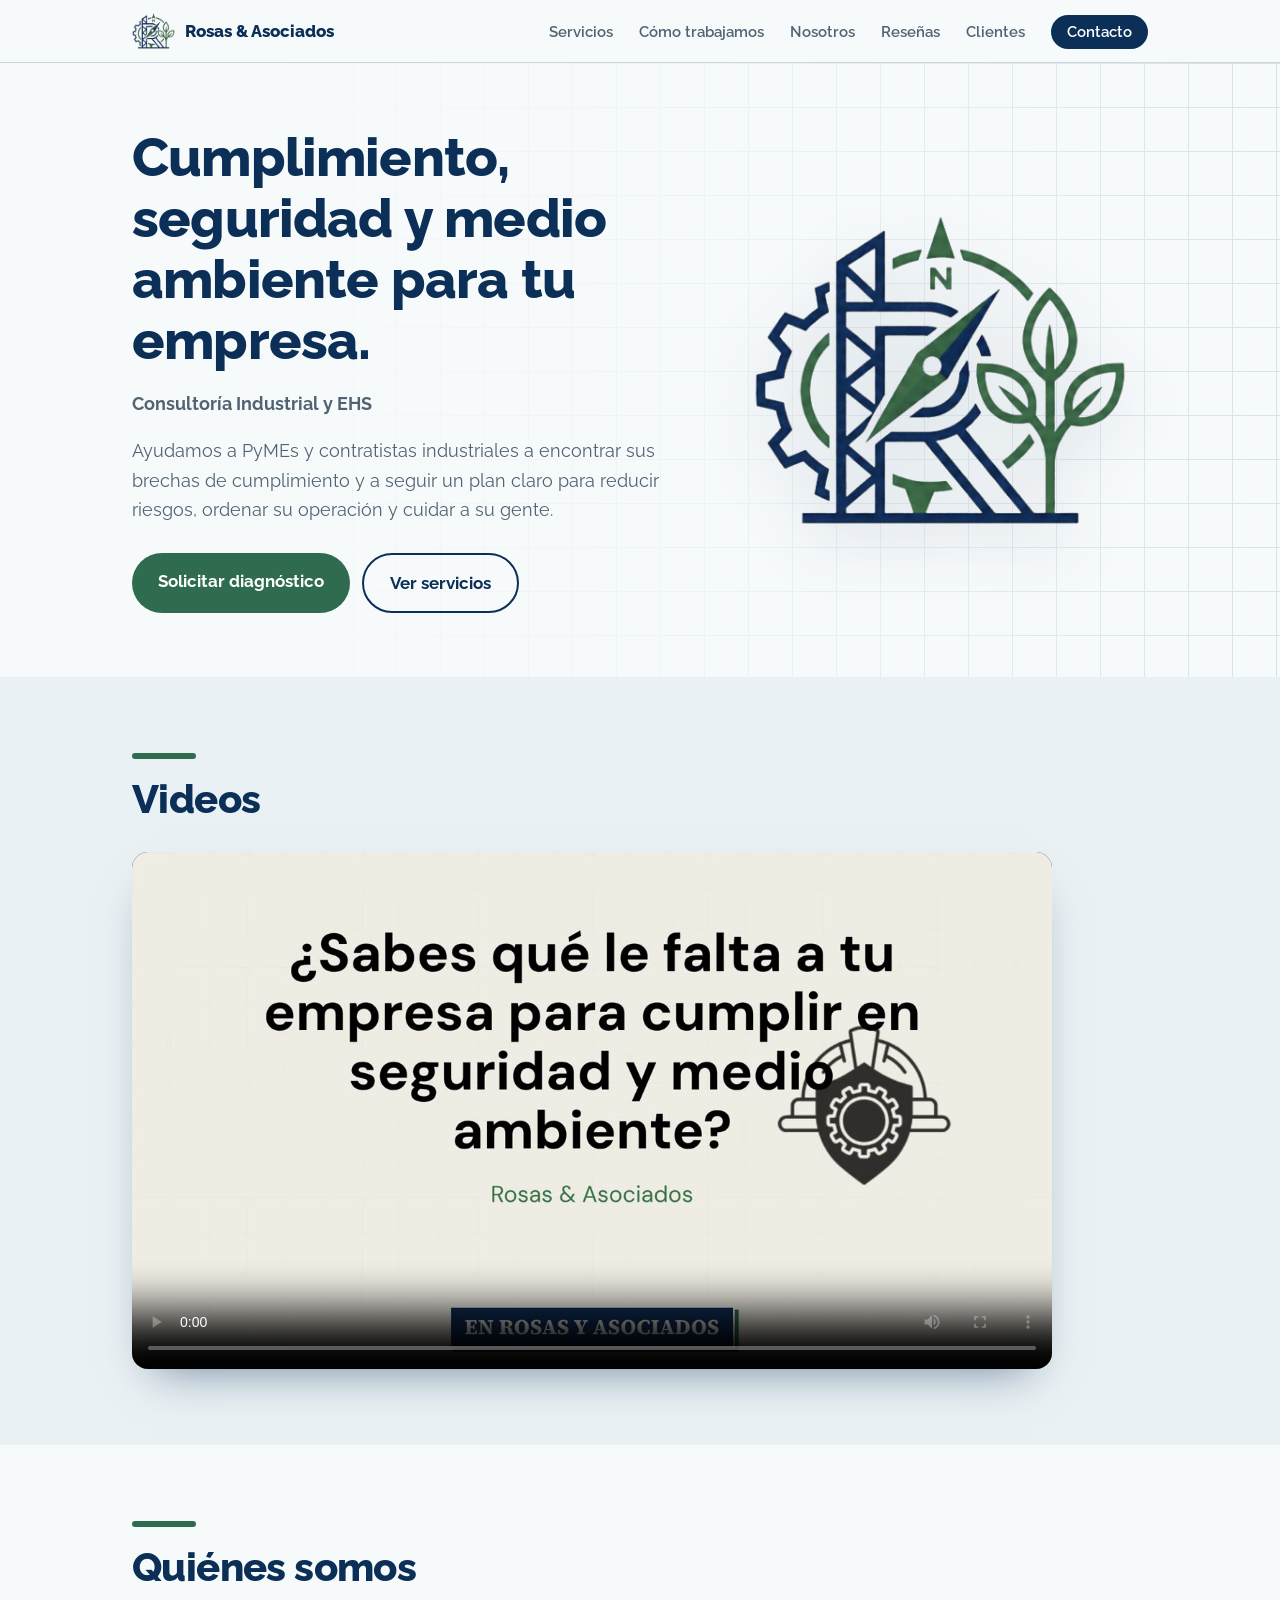
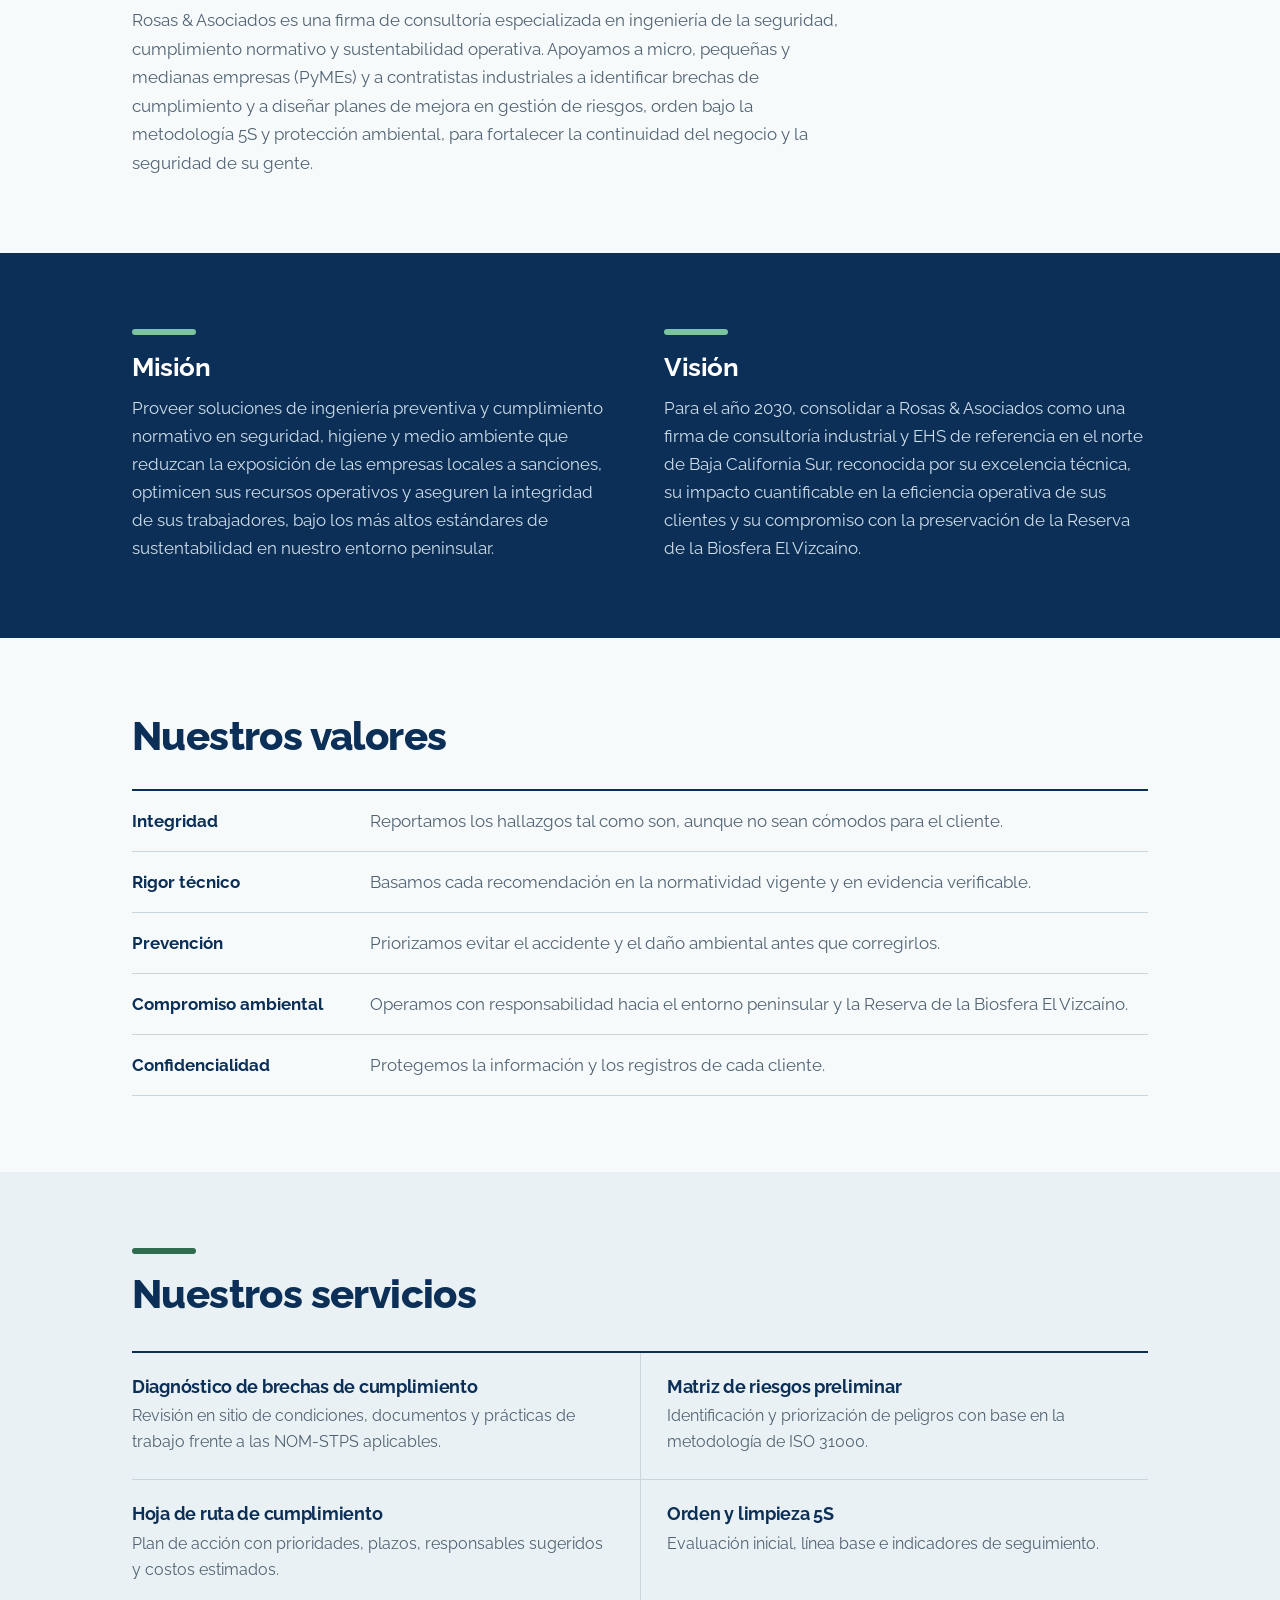
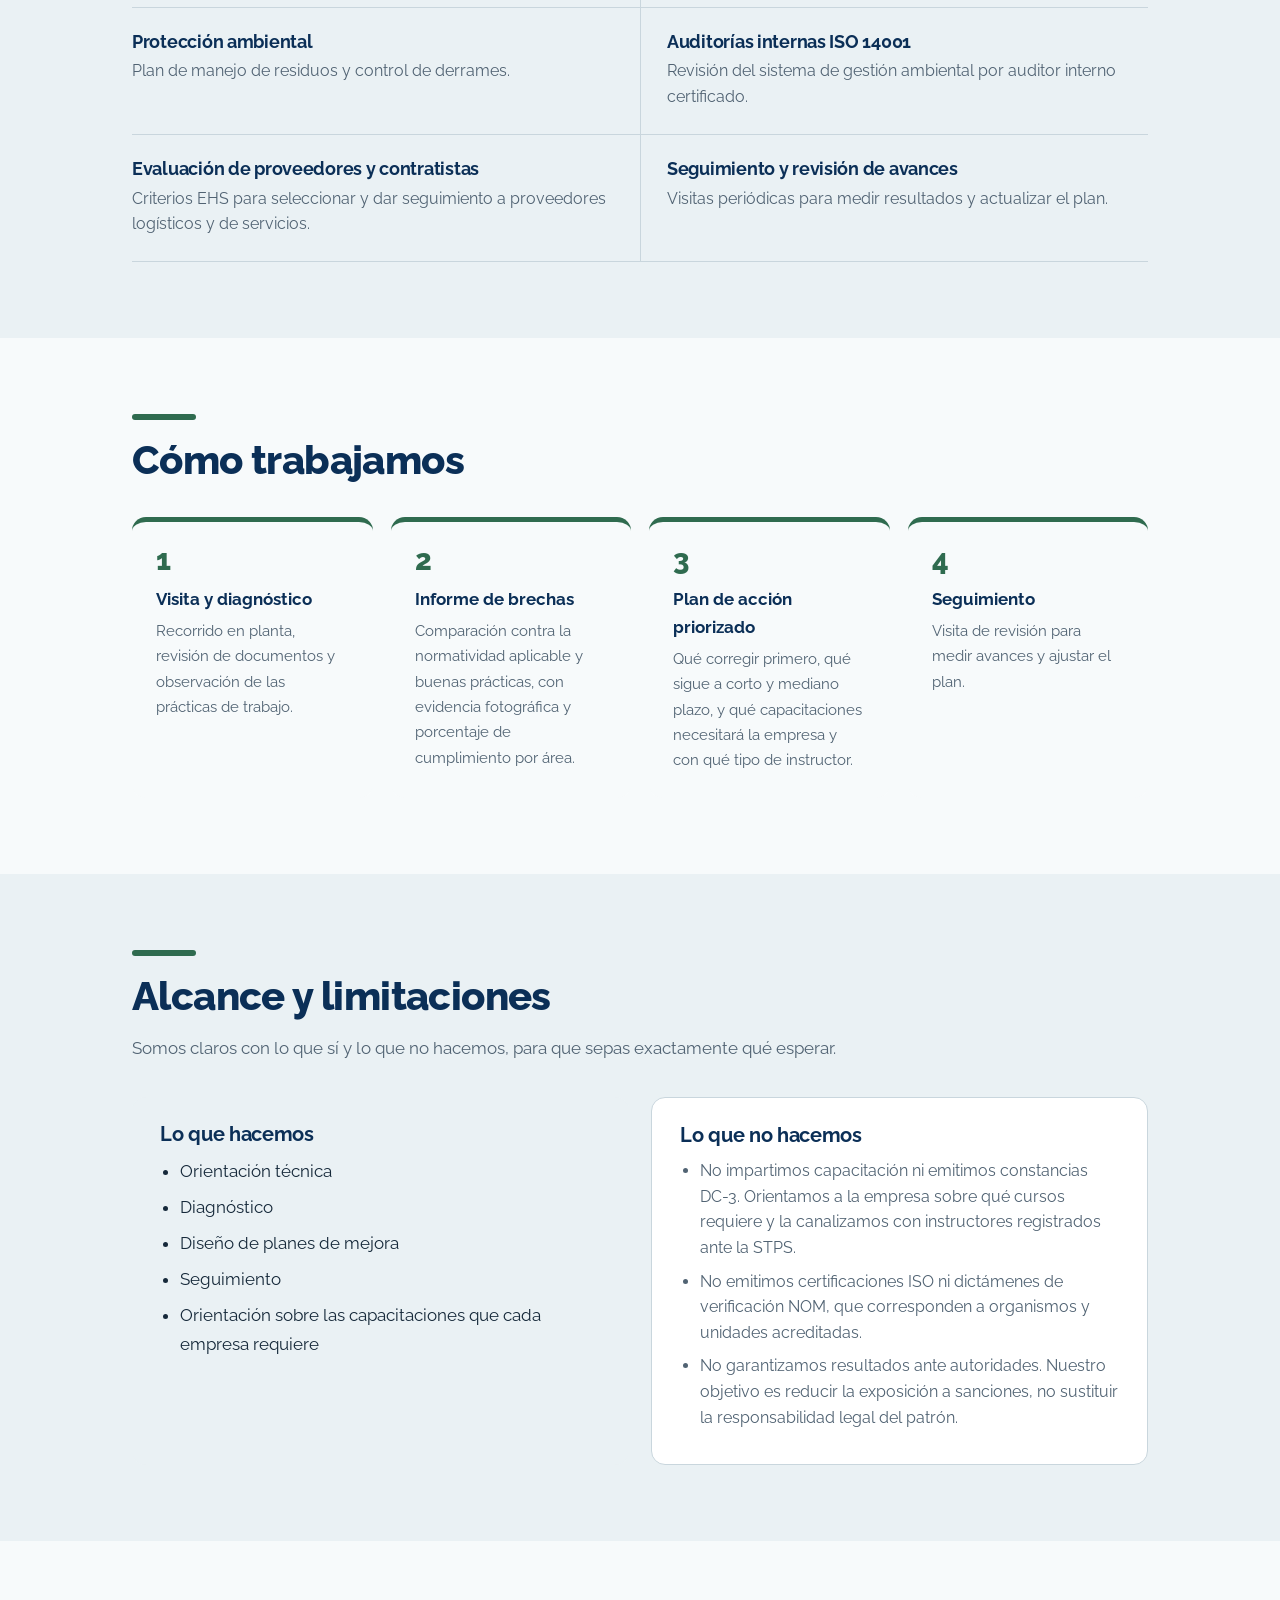
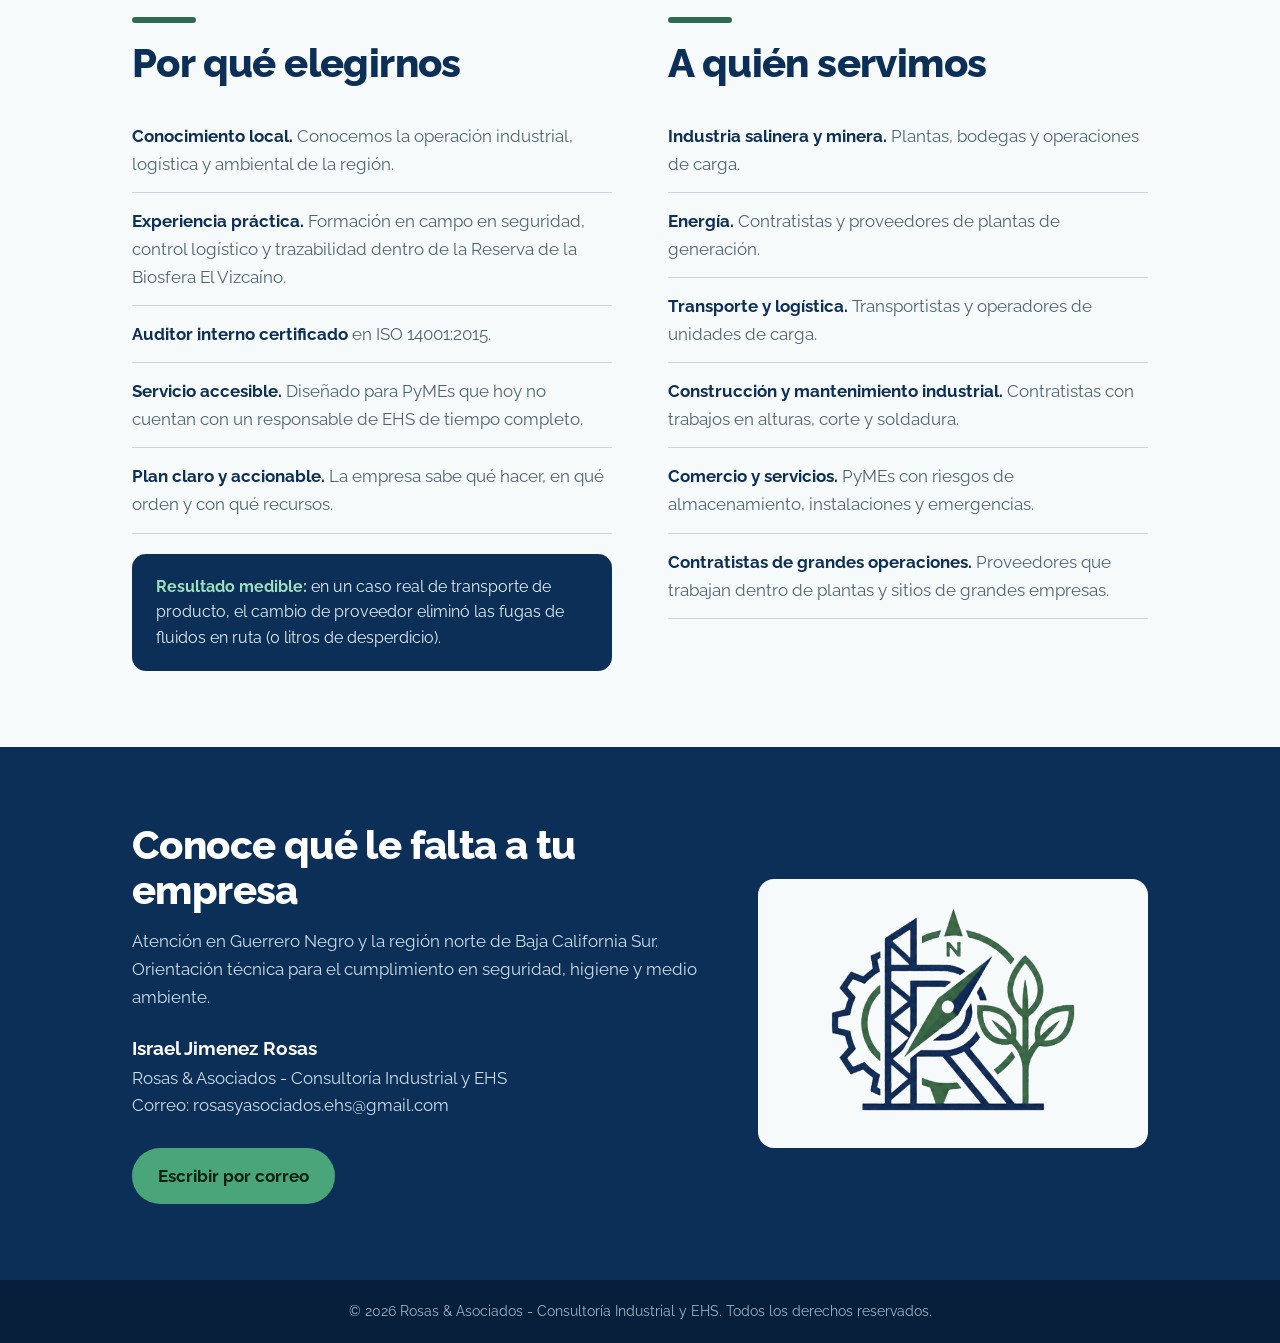
<file: index.html>
<!DOCTYPE html>
<html lang="es">
<head>
<meta charset="utf-8">
<meta name="viewport" content="width=device-width, initial-scale=1">
<title>Rosas &amp; Asociados | Consultoría Industrial y EHS en Guerrero Negro, BCS</title>
<meta name="description" content="Consultoría en seguridad, higiene y medio ambiente para PyMEs y contratistas industriales en Guerrero Negro y el norte de Baja California Sur.">
<link rel="icon" href="logo.png">
<link rel="preconnect" href="https://fonts.googleapis.com">
<link rel="preconnect" href="https://fonts.gstatic.com" crossorigin>
<link href="https://fonts.googleapis.com/css2?family=Raleway:wght@400;500;600;700;800&display=swap" rel="stylesheet">
<style>
:root{
  --navy:#0b2f57; --navy-2:#123e70; --green:#2f6b4f; --green-2:#3f7d5e;
  --paper:#f7fafb; --mist:#eaf1f4; --line:#c9d6dd; --ink:#16293a; --muted:#516373;
  --f:"Raleway","Trebuchet MS",system-ui,-apple-system,"Segoe UI",sans-serif;
}
*{box-sizing:border-box;margin:0}
html{scroll-behavior:smooth;scroll-padding-top:70px}
body{font-family:var(--f);color:var(--ink);background:var(--paper);line-height:1.65;font-size:17px}
a{color:inherit}
:focus-visible{outline:3px solid var(--green-2);outline-offset:3px;border-radius:4px}
.wrap{max-width:1060px;margin:0 auto;padding:0 22px}
h1,h2,h3{color:var(--navy);line-height:1.12;letter-spacing:-.015em}

/* Header */
header{position:sticky;top:0;z-index:10;background:#f7fafbee;backdrop-filter:blur(8px);border-bottom:1px solid var(--line)}
.bar{display:flex;align-items:center;justify-content:space-between;height:62px}
.brand{display:flex;align-items:center;gap:10px;text-decoration:none;font-weight:800;color:var(--navy)}
.brand img{height:36px;width:auto}
nav a{margin-left:22px;text-decoration:none;font-weight:600;font-size:.94rem;color:var(--muted)}
nav a:hover{color:var(--navy)}
nav a.cta{background:var(--navy);color:#fff;padding:8px 16px;border-radius:999px}
nav a.cta:hover{background:var(--navy-2)}

/* Hero con fondo de plano técnico */
.hero{
  background:
    linear-gradient(var(--line) 1px,transparent 1px) 0 0/44px 44px,
    linear-gradient(90deg,var(--line) 1px,transparent 1px) 0 0/44px 44px,
    var(--paper);
  background-blend-mode:normal;
  position:relative;
}
.hero::after{content:"";position:absolute;inset:0;background:linear-gradient(90deg,var(--paper) 15%,#f7fafbcc 55%,#f7fafb55);pointer-events:none}
.hero .wrap{position:relative;z-index:1;display:grid;grid-template-columns:1.15fr .85fr;gap:36px;align-items:center;padding-top:64px;padding-bottom:64px}
.hero h1{font-size:clamp(2.1rem,5vw,3.4rem);font-weight:800}
.hero p{margin-top:18px;max-width:34em;color:var(--muted);font-size:1.12rem}
.sub{margin-top:14px;color:var(--green);font-weight:700;font-size:1.05rem}
.btns{margin-top:28px;display:flex;flex-wrap:wrap;gap:12px}
.btn{display:inline-block;padding:14px 26px;border-radius:999px;font-weight:700;text-decoration:none;transition:transform .15s,background .15s}
.btn.main{background:var(--green);color:#fff}
.btn.main:hover{background:var(--green-2);transform:translateY(-2px)}
.btn.ghost{border:2px solid var(--navy);color:var(--navy)}
.btn.ghost:hover{background:var(--navy);color:#fff}
.hero .logo{justify-self:center;width:min(100%,380px);filter:drop-shadow(0 18px 30px #0b2f5726);animation:in .9s ease both}
@keyframes in{from{opacity:0;transform:scale(.96)}}

section{padding:76px 0}
.kick{width:64px;height:6px;border-radius:6px;background:var(--green);margin-bottom:18px}
h2.t{font-size:clamp(1.8rem,3.8vw,2.5rem);font-weight:800}
.lead{margin-top:16px;max-width:42em;color:var(--muted);font-size:1.08rem}

/* Videos */
.video-box{margin-top:30px;max-width:920px}
.video-box video{display:block;width:100%;aspect-ratio:16/9;background:#000;border-radius:16px;box-shadow:0 22px 44px -22px #0b2f578c}
.video-box p{margin-top:10px;color:var(--muted);font-size:.95rem}

/* Misión / visión */
.band{background:var(--navy);color:#e4edf4}
.band h2,.band h3{color:#fff}
.mv{display:grid;grid-template-columns:1fr 1fr;gap:48px}
.mv h3{font-size:1.6rem;margin-bottom:12px}
.mv p{color:#cfdde9}
.band .kick{background:#7cc4a0}

/* Valores */
.vals{margin-top:30px;border-top:2px solid var(--navy);list-style:none;padding:0}
.vals li{padding:16px 0;border-bottom:1px solid var(--line);display:grid;grid-template-columns:220px 1fr;gap:18px}
.vals b{color:var(--navy)}
.vals span{color:var(--muted)}

/* Servicios */
.svcs{margin-top:34px;display:grid;grid-template-columns:1fr 1fr;border-top:2px solid var(--navy)}
.svc{padding:24px 26px 24px 0;border-bottom:1px solid var(--line)}
.svc:nth-child(even){padding:24px 0 24px 26px;border-left:1px solid var(--line)}
.svc h3{font-size:1.15rem;margin-bottom:6px}
.svc p{color:var(--muted);font-size:.98rem}

/* Cómo trabajamos */
.alt{background:var(--mist)}
.steps{margin-top:34px;display:grid;grid-template-columns:repeat(4,1fr);gap:18px;list-style:none;padding:0;counter-reset:s}
.steps li{counter-increment:s;background:var(--paper);border-radius:14px;padding:24px;border-top:5px solid var(--green)}
.steps li::before{content:counter(s);display:block;font-weight:800;font-size:1.8rem;color:var(--green);line-height:1;margin-bottom:10px}
.steps b{display:block;color:var(--navy);margin-bottom:6px}
.steps span{color:var(--muted);font-size:.96rem;display:block}

/* Alcance */
.scope{margin-top:34px;display:grid;grid-template-columns:1fr 1fr;gap:22px}
.box{border-radius:14px;padding:26px 28px}
.box.yes{background:var(--mist)}
.box.no{background:#fff;border:1px solid var(--line)}
.box h3{font-size:1.25rem;margin-bottom:12px}
.box ul{padding-left:20px;color:var(--ink)}
.box li{margin:8px 0}
.box.no li{color:var(--muted);font-size:.97rem}

/* Por qué / a quién */
.two{display:grid;grid-template-columns:1fr 1fr;gap:56px}
.plain{margin-top:22px;list-style:none;padding:0}
.plain li{padding:14px 0;border-bottom:1px solid var(--line);color:var(--muted)}
.plain b{color:var(--navy)}
.proof{margin-top:20px;background:var(--navy);color:#e4edf4;border-radius:14px;padding:20px 24px;font-size:.98rem}
.proof b{color:#9fe0bf}

/* Contacto */
.contact{background:var(--navy);color:#e4edf4}
.contact .wrap{display:grid;grid-template-columns:1.2fr .8fr;gap:40px;align-items:center}
.contact h2{color:#fff}
.contact p{margin-top:14px;color:#cfdde9}
.contact .who{margin-top:22px;font-size:1.05rem}
.contact .who b{color:#fff;font-size:1.2rem;display:block}
.contact .btn.main{background:#4aa57b;color:#04210f}
.contact .btn.main:hover{background:#63ba91}
.contact .btn.ghost{border-color:#ffffff88;color:#fff}
.contact .btn.ghost:hover{background:#fff;color:var(--navy)}
.contact .card{background:var(--paper);border-radius:16px;padding:26px;text-align:center}
.contact .card img{width:min(100%,250px)}
footer{background:#071f3a;color:#9db3c6;text-align:center;font-size:.88rem;padding:20px}

@media (max-width:860px){
  .hero .wrap,.mv,.two,.contact .wrap,.scope{grid-template-columns:1fr}
  .hero::after{background:#f7fafbcc}
  .hero .logo{order:-1;width:min(70%,260px)}
  .svcs{grid-template-columns:1fr}
  .svc:nth-child(even){padding:24px 0;border-left:0}
  .steps{grid-template-columns:1fr 1fr}
  .vals li{grid-template-columns:1fr;gap:2px}
  nav a:not(.cta):not(.pg){display:none}
  .mv{gap:30px}
}
@media (max-width:520px){.steps{grid-template-columns:1fr}.brand span{font-size:.95rem}}
@media (max-width:520px){.bar{height:auto;flex-wrap:wrap;padding-top:8px;padding-bottom:6px}nav{width:100%;display:flex;justify-content:space-between}nav a{margin-left:0;padding:6px 8px}nav a.cta{padding:6px 14px}}
@media (prefers-reduced-motion:reduce){html{scroll-behavior:auto}.hero .logo{animation:none}.btn{transition:none}}
</style>
</head>
<body>

<header>
  <div class="wrap bar">
    <a class="brand" href="#inicio"><img src="logo.png" alt=""><span>Rosas &amp; Asociados</span></a>
    <nav aria-label="Principal">
      <a href="#servicios">Servicios</a>
      <a href="#como">Cómo trabajamos</a>
      <a href="#nosotros">Nosotros</a>
      <a class="pg" href="resenas.html">Reseñas</a>
      <a class="pg" href="clientes.html">Clientes</a>
      <a class="cta" href="#contacto">Contacto</a>
    </nav>
  </div>
</header>

<main id="inicio">
  <div class="hero">
    <div class="wrap">
      <div>
        <h1>Cumplimiento, seguridad y medio ambiente para tu empresa.</h1>
        <p class="sub">Consultoría Industrial y EHS</p>
        <p>Ayudamos a PyMEs y contratistas industriales a encontrar sus brechas de cumplimiento y a seguir un plan claro para reducir riesgos, ordenar su operación y cuidar a su gente.</p>
        <div class="btns">
          <a class="btn main" href="#contacto">Solicitar diagnóstico</a>
          <a class="btn ghost" href="#servicios">Ver servicios</a>
        </div>
      </div>
      <img class="logo" src="logo.png" alt="Logotipo de Rosas &amp; Asociados: una R formada por una torre, un engrane, una brújula y una planta">
    </div>
  </div>

  <section id="videos" class="alt">
    <div class="wrap">
      <div class="kick"></div>
      <h2 class="t">Videos</h2>
      <div class="video-box">
        <video controls playsinline preload="metadata" poster="video-portada.jpeg" aria-label="Video de Rosas &amp; Asociados">
          <source src="video.mp4" type="video/mp4">
          <p>Tu navegador no puede reproducir el video. <a href="video.mp4">Descárgalo aquí</a>.</p>
        </video>
      </div>
    </div>
  </section>

  <section id="nosotros">
    <div class="wrap">
      <div class="kick"></div>
      <h2 class="t">Quiénes somos</h2>
      <p class="lead">Rosas &amp; Asociados es una firma de consultoría especializada en ingeniería de la seguridad, cumplimiento normativo y sustentabilidad operativa. Apoyamos a micro, pequeñas y medianas empresas (PyMEs) y a contratistas industriales a identificar brechas de cumplimiento y a diseñar planes de mejora en gestión de riesgos, orden bajo la metodología 5S y protección ambiental, para fortalecer la continuidad del negocio y la seguridad de su gente.</p>
    </div>
  </section>

  <section class="band">
    <div class="wrap mv">
      <div>
        <div class="kick"></div>
        <h3>Misión</h3>
        <p>Proveer soluciones de ingeniería preventiva y cumplimiento normativo en seguridad, higiene y medio ambiente que reduzcan la exposición de las empresas locales a sanciones, optimicen sus recursos operativos y aseguren la integridad de sus trabajadores, bajo los más altos estándares de sustentabilidad en nuestro entorno peninsular.</p>
      </div>
      <div>
        <div class="kick"></div>
        <h3>Visión</h3>
        <p>Para el año 2030, consolidar a Rosas &amp; Asociados como una firma de consultoría industrial y EHS de referencia en el norte de Baja California Sur, reconocida por su excelencia técnica, su impacto cuantificable en la eficiencia operativa de sus clientes y su compromiso con la preservación de la Reserva de la Biosfera El Vizcaíno.</p>
      </div>
    </div>
  </section>

  <section>
    <div class="wrap">
      <h2 class="t">Nuestros valores</h2>
      <ul class="vals">
        <li><b>Integridad</b><span>Reportamos los hallazgos tal como son, aunque no sean cómodos para el cliente.</span></li>
        <li><b>Rigor técnico</b><span>Basamos cada recomendación en la normatividad vigente y en evidencia verificable.</span></li>
        <li><b>Prevención</b><span>Priorizamos evitar el accidente y el daño ambiental antes que corregirlos.</span></li>
        <li><b>Compromiso ambiental</b><span>Operamos con responsabilidad hacia el entorno peninsular y la Reserva de la Biosfera El Vizcaíno.</span></li>
        <li><b>Confidencialidad</b><span>Protegemos la información y los registros de cada cliente.</span></li>
      </ul>
    </div>
  </section>

  <section id="servicios" class="alt">
    <div class="wrap">
      <div class="kick"></div>
      <h2 class="t">Nuestros servicios</h2>
      <div class="svcs">
        <div class="svc"><h3>Diagnóstico de brechas de cumplimiento</h3><p>Revisión en sitio de condiciones, documentos y prácticas de trabajo frente a las NOM-STPS aplicables.</p></div>
        <div class="svc"><h3>Matriz de riesgos preliminar</h3><p>Identificación y priorización de peligros con base en la metodología de ISO 31000.</p></div>
        <div class="svc"><h3>Hoja de ruta de cumplimiento</h3><p>Plan de acción con prioridades, plazos, responsables sugeridos y costos estimados.</p></div>
        <div class="svc"><h3>Orden y limpieza 5S</h3><p>Evaluación inicial, línea base e indicadores de seguimiento.</p></div>
        <div class="svc"><h3>Protección ambiental</h3><p>Plan de manejo de residuos y control de derrames.</p></div>
        <div class="svc"><h3>Auditorías internas ISO 14001</h3><p>Revisión del sistema de gestión ambiental por auditor interno certificado.</p></div>
        <div class="svc"><h3>Evaluación de proveedores y contratistas</h3><p>Criterios EHS para seleccionar y dar seguimiento a proveedores logísticos y de servicios.</p></div>
        <div class="svc"><h3>Seguimiento y revisión de avances</h3><p>Visitas periódicas para medir resultados y actualizar el plan.</p></div>
      </div>
    </div>
  </section>

  <section id="como">
    <div class="wrap">
      <div class="kick"></div>
      <h2 class="t">Cómo trabajamos</h2>
      <ol class="steps">
        <li><b>Visita y diagnóstico</b><span>Recorrido en planta, revisión de documentos y observación de las prácticas de trabajo.</span></li>
        <li><b>Informe de brechas</b><span>Comparación contra la normatividad aplicable y buenas prácticas, con evidencia fotográfica y porcentaje de cumplimiento por área.</span></li>
        <li><b>Plan de acción priorizado</b><span>Qué corregir primero, qué sigue a corto y mediano plazo, y qué capacitaciones necesitará la empresa y con qué tipo de instructor.</span></li>
        <li><b>Seguimiento</b><span>Visita de revisión para medir avances y ajustar el plan.</span></li>
      </ol>
    </div>
  </section>

  <section class="alt">
    <div class="wrap">
      <div class="kick"></div>
      <h2 class="t">Alcance y limitaciones</h2>
      <p class="lead">Somos claros con lo que sí y lo que no hacemos, para que sepas exactamente qué esperar.</p>
      <div class="scope">
        <div class="box yes">
          <h3>Lo que hacemos</h3>
          <ul>
            <li>Orientación técnica</li>
            <li>Diagnóstico</li>
            <li>Diseño de planes de mejora</li>
            <li>Seguimiento</li>
            <li>Orientación sobre las capacitaciones que cada empresa requiere</li>
          </ul>
        </div>
        <div class="box no">
          <h3>Lo que no hacemos</h3>
          <ul>
            <li>No impartimos capacitación ni emitimos constancias DC-3. Orientamos a la empresa sobre qué cursos requiere y la canalizamos con instructores registrados ante la STPS.</li>
            <li>No emitimos certificaciones ISO ni dictámenes de verificación NOM, que corresponden a organismos y unidades acreditadas.</li>
            <li>No garantizamos resultados ante autoridades. Nuestro objetivo es reducir la exposición a sanciones, no sustituir la responsabilidad legal del patrón.</li>
          </ul>
        </div>
      </div>
    </div>
  </section>

  <section>
    <div class="wrap two">
      <div>
        <div class="kick"></div>
        <h2 class="t">Por qué elegirnos</h2>
        <ul class="plain">
          <li><b>Conocimiento local.</b> Conocemos la operación industrial, logística y ambiental de la región.</li>
          <li><b>Experiencia práctica.</b> Formación en campo en seguridad, control logístico y trazabilidad dentro de la Reserva de la Biosfera El Vizcaíno.</li>
          <li><b>Auditor interno certificado</b> en ISO 14001:2015.</li>
          <li><b>Servicio accesible.</b> Diseñado para PyMEs que hoy no cuentan con un responsable de EHS de tiempo completo.</li>
          <li><b>Plan claro y accionable.</b> La empresa sabe qué hacer, en qué orden y con qué recursos.</li>
        </ul>
        <div class="proof"><b>Resultado medible:</b> en un caso real de transporte de producto, el cambio de proveedor eliminó las fugas de fluidos en ruta (0 litros de desperdicio).</div>
      </div>
      <div>
        <div class="kick"></div>
        <h2 class="t">A quién servimos</h2>
        <ul class="plain">
          <li><b>Industria salinera y minera.</b> Plantas, bodegas y operaciones de carga.</li>
          <li><b>Energía.</b> Contratistas y proveedores de plantas de generación.</li>
          <li><b>Transporte y logística.</b> Transportistas y operadores de unidades de carga.</li>
          <li><b>Construcción y mantenimiento industrial.</b> Contratistas con trabajos en alturas, corte y soldadura.</li>
          <li><b>Comercio y servicios.</b> PyMEs con riesgos de almacenamiento, instalaciones y emergencias.</li>
          <li><b>Contratistas de grandes operaciones.</b> Proveedores que trabajan dentro de plantas y sitios de grandes empresas.</li>
        </ul>
      </div>
    </div>
  </section>

  <section id="contacto" class="contact">
    <div class="wrap">
      <div>
        <h2 class="t">Conoce qué le falta a tu empresa</h2>
        <p>Atención en Guerrero Negro y la región norte de Baja California Sur. Orientación técnica para el cumplimiento en seguridad, higiene y medio ambiente.</p>
        <p class="who"><b>Israel Jimenez Rosas</b>Rosas &amp; Asociados - Consultoría Industrial y EHS<br>Correo: rosasyasociados.ehs@gmail.com</p>
        <div class="btns">
          <a class="btn main" href="mailto:rosasyasociados.ehs@gmail.com?subject=Solicitud%20de%20diagn%C3%B3stico">Escribir por correo</a>
        </div>
      </div>
      <div class="card"><img src="logo.png" alt="Logotipo de Rosas &amp; Asociados"></div>
    </div>
  </section>
</main>

<footer>© <span id="y"></span> Rosas &amp; Asociados - Consultoría Industrial y EHS. Todos los derechos reservados.</footer>
<script>document.getElementById("y").textContent=new Date().getFullYear()</script>
</body>
</html>
</file>
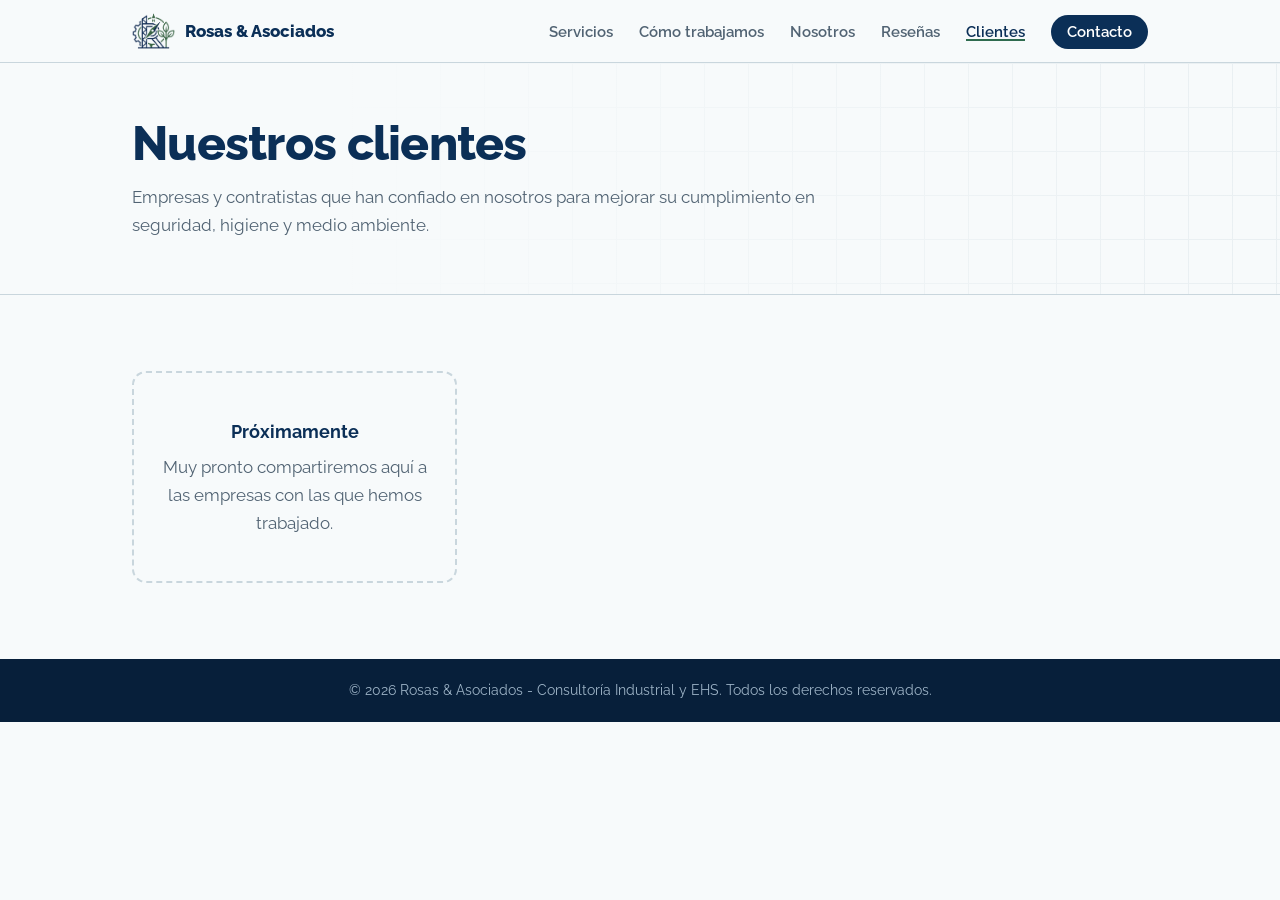
<file: clientes 2.html>
<!DOCTYPE html>
<html lang="es">
<head>
<meta charset="utf-8">
<meta name="viewport" content="width=device-width, initial-scale=1">
<title>Clientes | Rosas &amp; Asociados</title>
<meta name="description" content="Empresas que han confiado en Rosas &amp; Asociados para su cumplimiento en seguridad, higiene y medio ambiente.">
<link rel="icon" href="logo.png">
<link rel="preconnect" href="https://fonts.googleapis.com">
<link rel="preconnect" href="https://fonts.gstatic.com" crossorigin>
<link href="https://fonts.googleapis.com/css2?family=Raleway:wght@400;500;600;700;800&display=swap" rel="stylesheet">
<link rel="stylesheet" href="estilos.css">
</head>
<body data-page="clientes">
<header>
  <div class="wrap bar">
    <a class="brand" href="index.html"><img src="logo.png" alt=""><span>Rosas &amp; Asociados</span></a>
    <nav aria-label="Principal">
      <a href="index.html#servicios">Servicios</a>
      <a href="index.html#como">Cómo trabajamos</a>
      <a href="index.html#nosotros">Nosotros</a>
      <a href="resenas.html">Reseñas</a>
      <a href="clientes.html" aria-current="page">Clientes</a>
      <a class="cta" href="index.html#contacto">Contacto</a>
    </nav>
  </div>
</header>

<main>
  <div class="pagehead">
    <div class="wrap">
      <h1>Nuestros clientes</h1>
      <p class="lead">Empresas y contratistas que han confiado en nosotros para mejorar su cumplimiento en seguridad, higiene y medio ambiente.</p>
    </div>
  </div>
  <section>
    <div class="wrap">
      <div id="lista" class="grid" aria-live="polite"></div>
    </div>
  </section>
</main>

<dialog id="det" class="det" aria-labelledby="det-t">
  <button type="button" class="x" id="det-x" aria-label="Cerrar">×</button>
  <div id="det-body"></div>
</dialog>

<footer>© <span id="y"></span> Rosas &amp; Asociados - Consultoría Industrial y EHS. Todos los derechos reservados.</footer>
<script src="datos.js"></script>
<script src="app.js"></script>
</body>
</html>
</file>
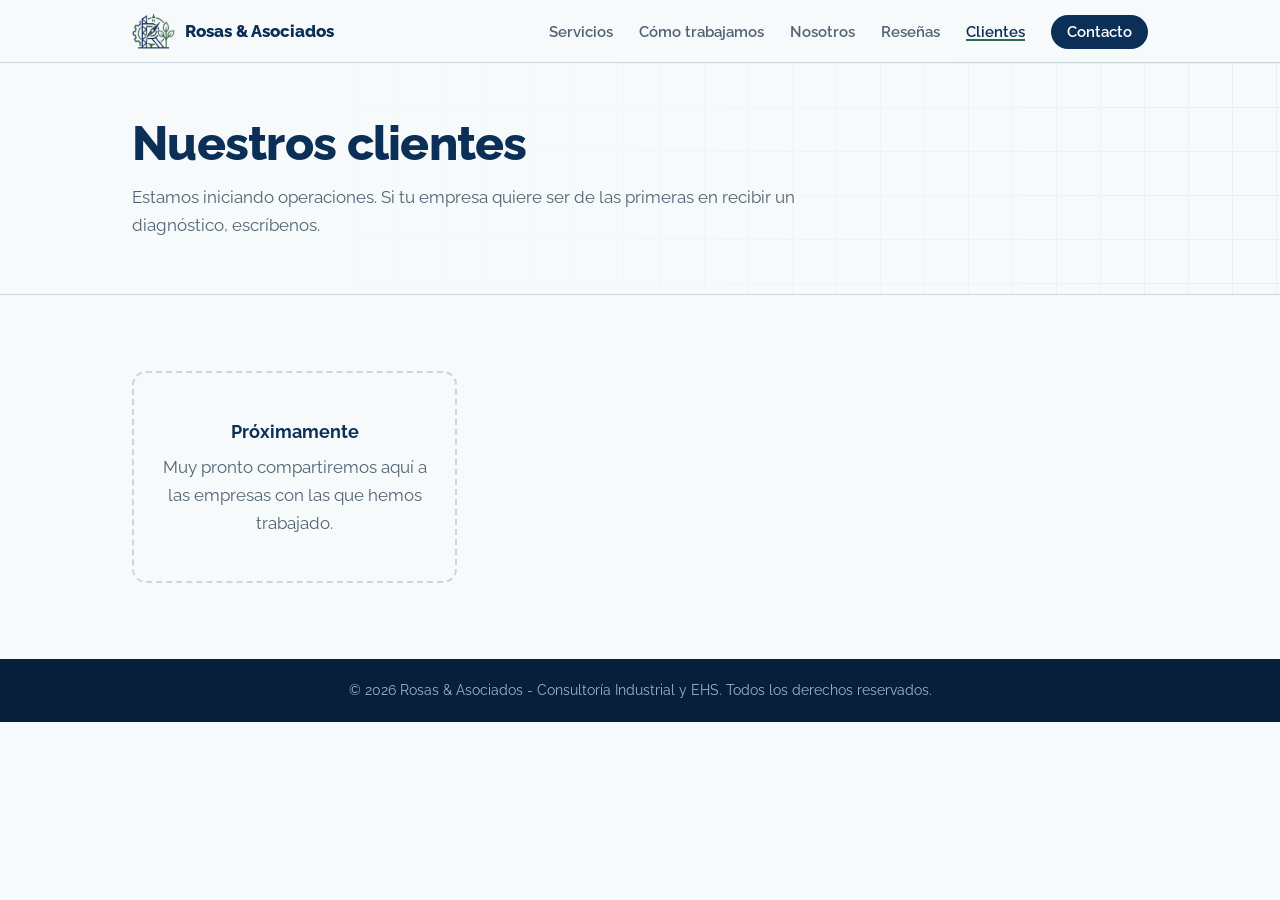
<file: clientes.html>
<!DOCTYPE html>
<html lang="es">
<head>
<meta charset="utf-8">
<meta name="viewport" content="width=device-width, initial-scale=1">
<title>Clientes | Rosas &amp; Asociados</title>
<meta name="description" content="Estamos iniciando operaciones. Si tu empresa quiere ser de las primeras en recibir un diagnóstico, escríbenos.">
<link rel="icon" href="logo.png">
<link rel="preconnect" href="https://fonts.googleapis.com">
<link rel="preconnect" href="https://fonts.gstatic.com" crossorigin>
<link href="https://fonts.googleapis.com/css2?family=Raleway:wght@400;500;600;700;800&display=swap" rel="stylesheet">
<link rel="stylesheet" href="estilos.css">
</head>
<body data-page="clientes">
<header>
  <div class="wrap bar">
    <a class="brand" href="index.html"><img src="logo.png" alt=""><span>Rosas &amp; Asociados</span></a>
    <nav aria-label="Principal">
      <a href="index.html#servicios">Servicios</a>
      <a href="index.html#como">Cómo trabajamos</a>
      <a href="index.html#nosotros">Nosotros</a>
      <a href="resenas.html">Reseñas</a>
      <a href="clientes.html" aria-current="page">Clientes</a>
      <a class="cta" href="index.html#contacto">Contacto</a>
    </nav>
  </div>
</header>

<main>
  <div class="pagehead">
    <div class="wrap">
      <h1>Nuestros clientes</h1>
      <p class="lead">Estamos iniciando operaciones. Si tu empresa quiere ser de las primeras en recibir un diagnóstico, escríbenos.</p>
    </div>
  </div>
  <section>
    <div class="wrap">
      <div id="lista" class="grid" aria-live="polite"></div>
    </div>
  </section>
</main>

<dialog id="det" class="det" aria-labelledby="det-t">
  <button type="button" class="x" id="det-x" aria-label="Cerrar">×</button>
  <div id="det-body"></div>
</dialog>

<footer>© <span id="y"></span> Rosas &amp; Asociados - Consultoría Industrial y EHS. Todos los derechos reservados.</footer>
<script src="datos.js"></script>
<script src="app.js"></script>
</body>
</html>
</file>
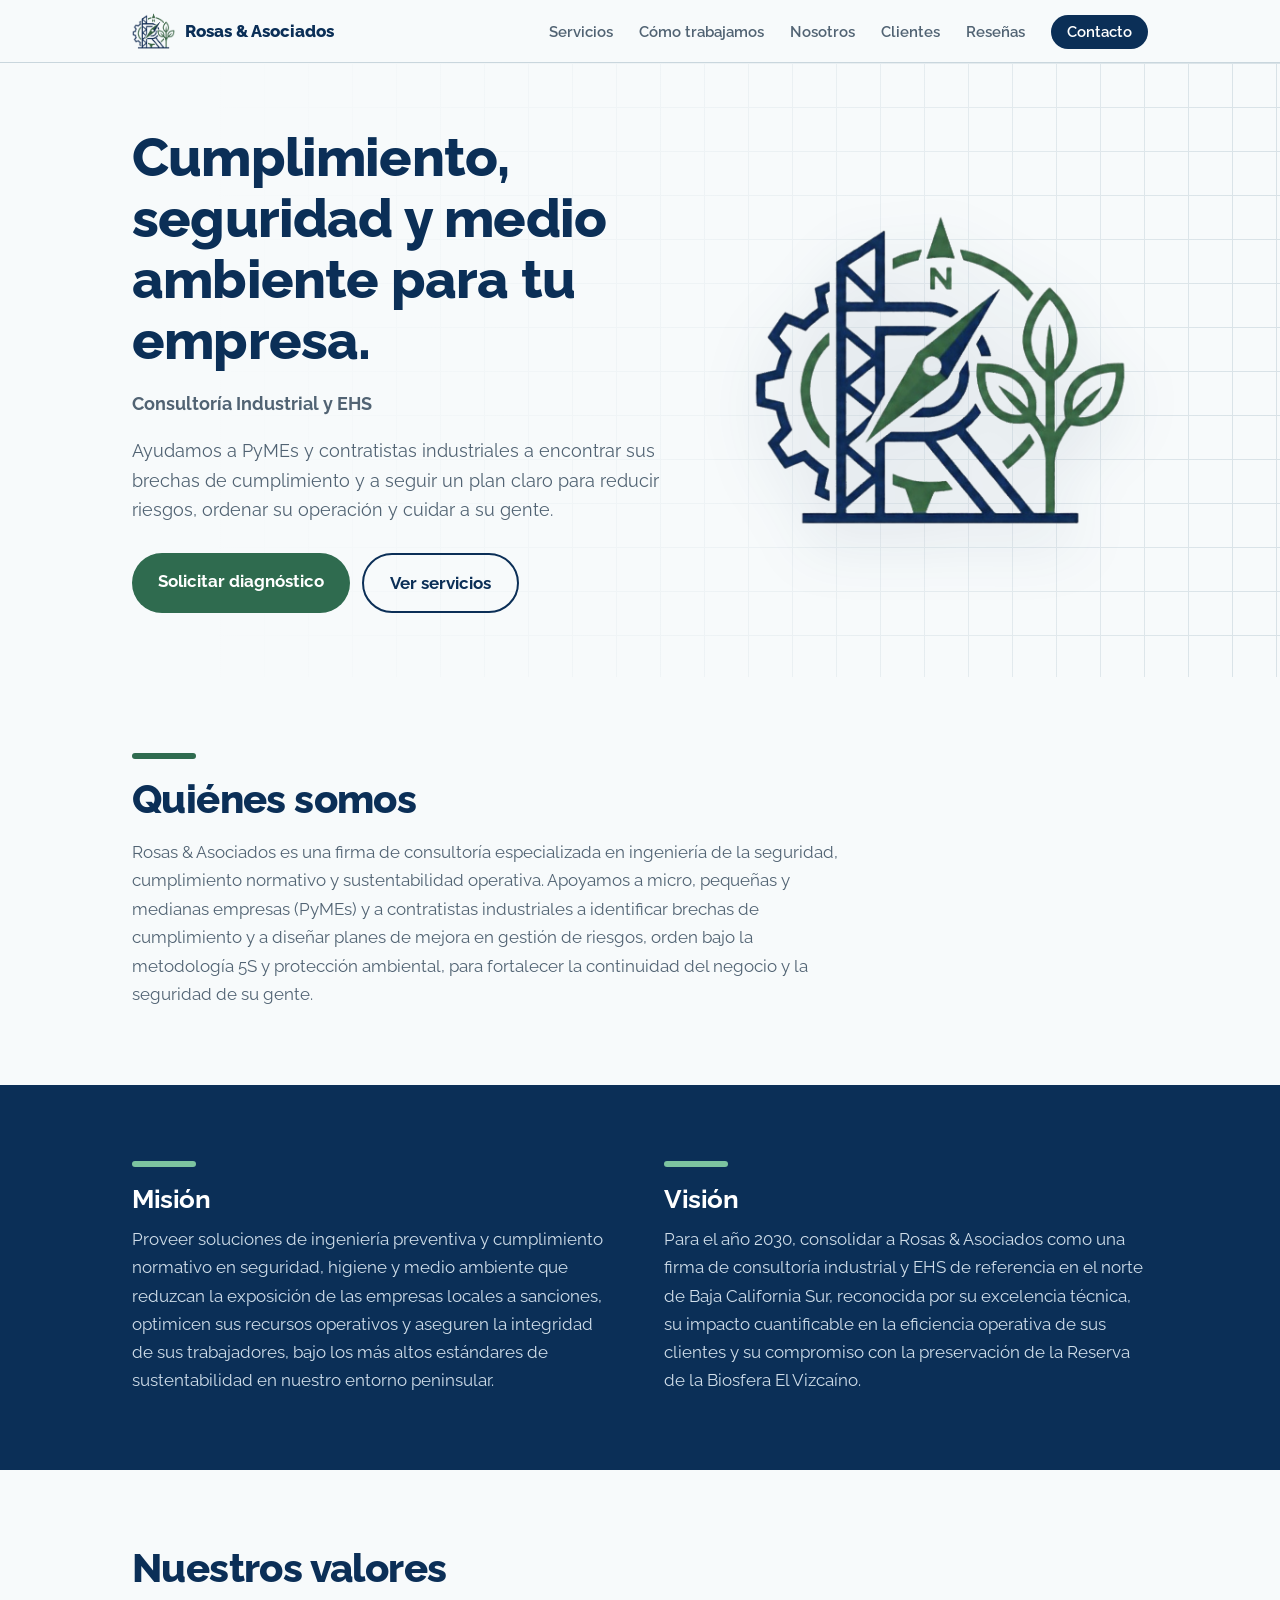
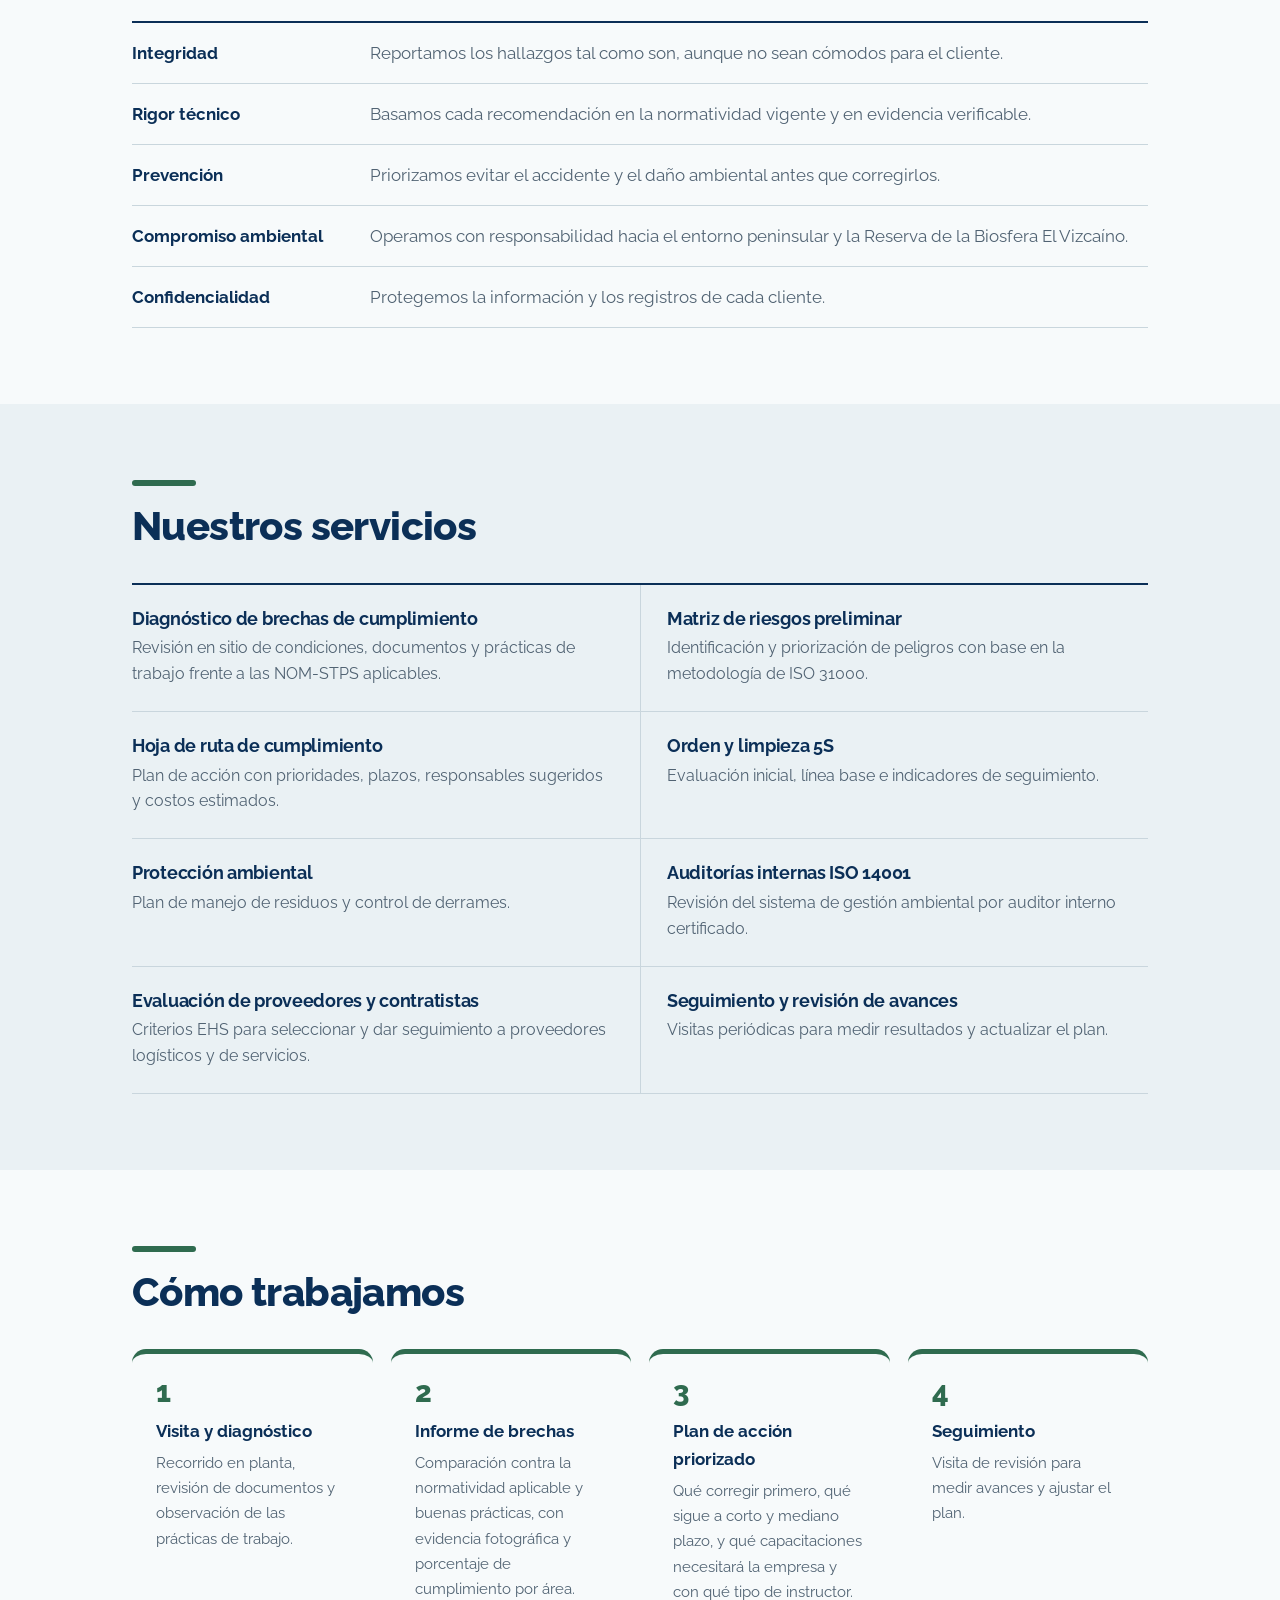
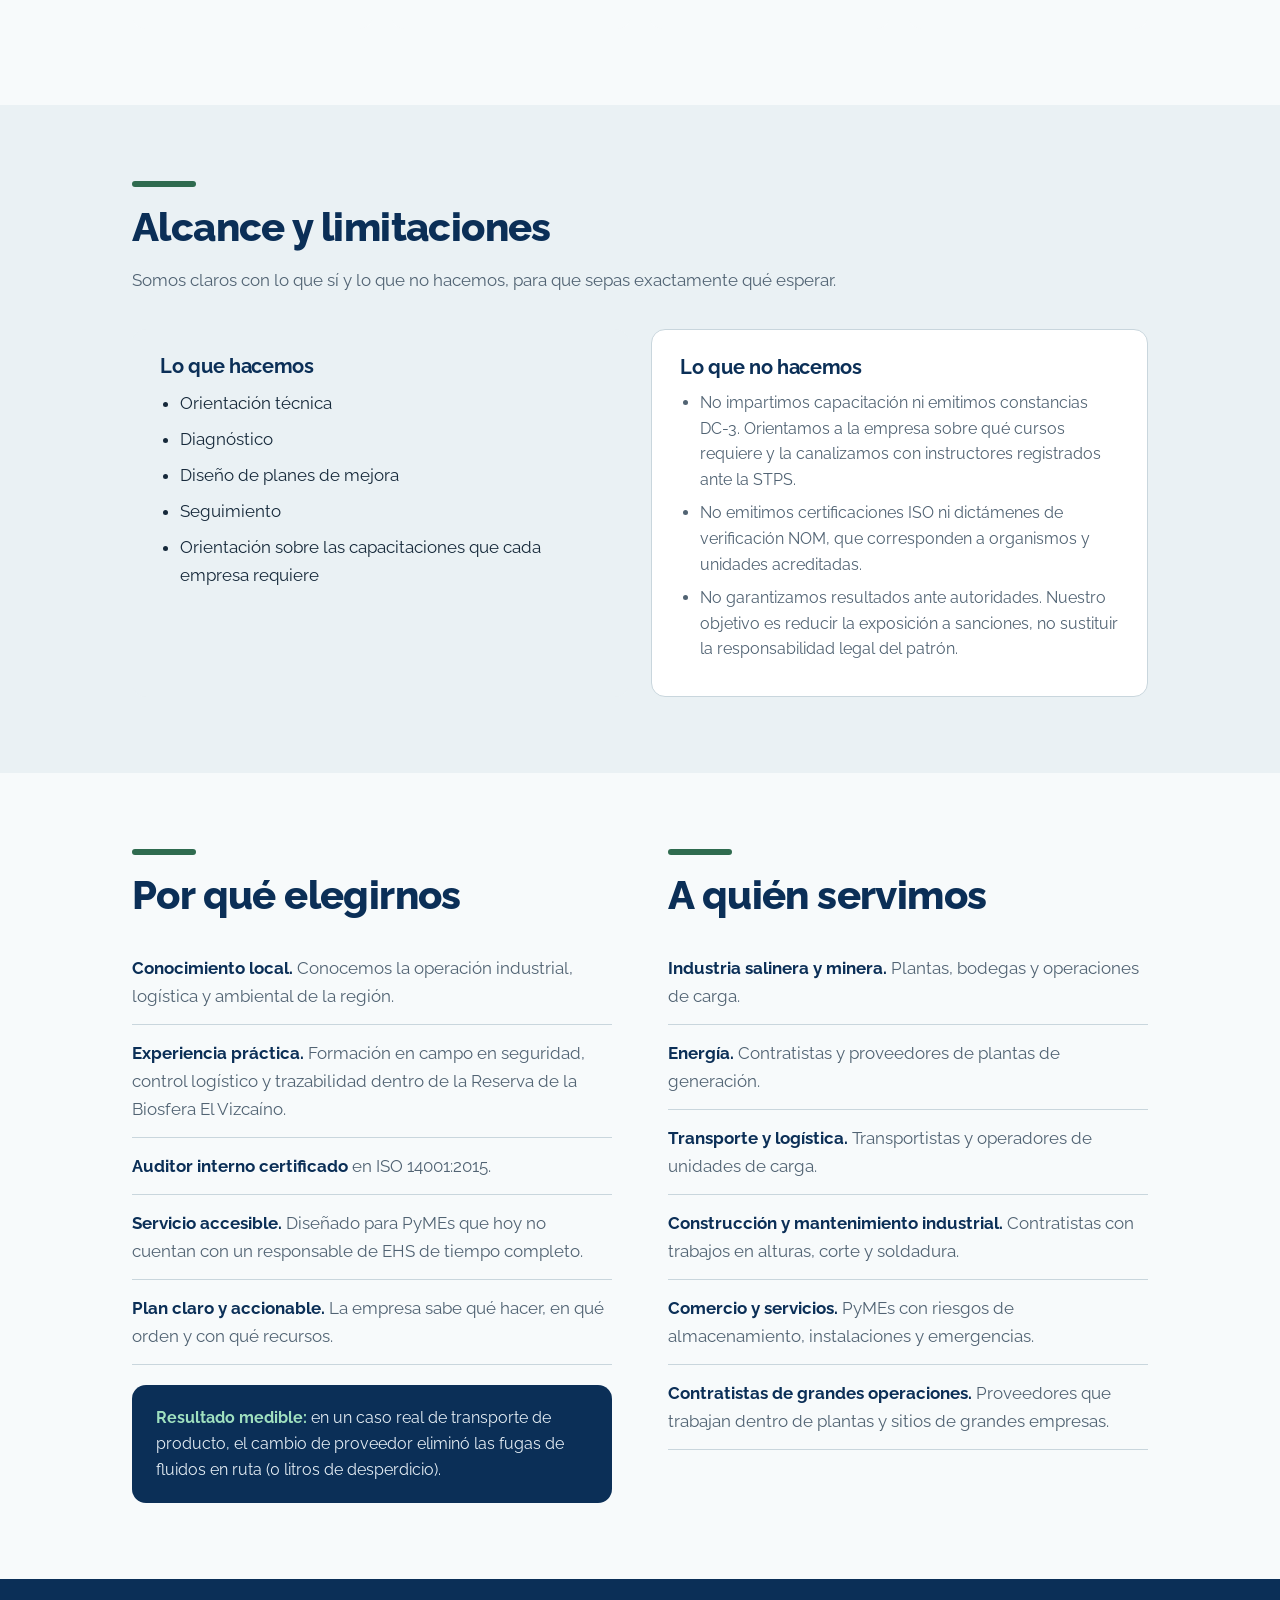
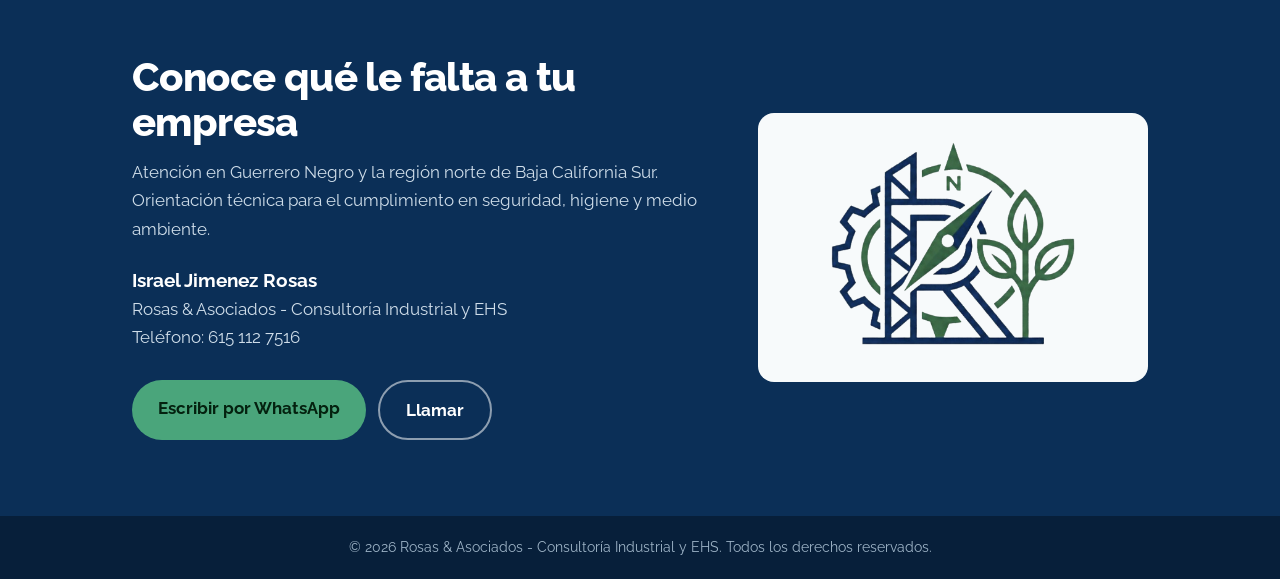
<file: index 2.html>
<!DOCTYPE html>
<html lang="es">
<head>
<meta charset="utf-8">
<meta name="viewport" content="width=device-width, initial-scale=1">
<title>Rosas &amp; Asociados | Consultoría Industrial y EHS en Guerrero Negro, BCS</title>
<meta name="description" content="Consultoría en seguridad, higiene y medio ambiente para PyMEs y contratistas industriales en Guerrero Negro y el norte de Baja California Sur.">
<link rel="icon" href="logo.png">
<link rel="preconnect" href="https://fonts.googleapis.com">
<link rel="preconnect" href="https://fonts.gstatic.com" crossorigin>
<link href="https://fonts.googleapis.com/css2?family=Raleway:wght@400;500;600;700;800&display=swap" rel="stylesheet">
<link rel="stylesheet" href="estilos.css">
</head>
<body data-page="inicio">

<header>
  <div class="wrap bar">
    <a class="brand" href="#inicio"><img src="logo.png" alt=""><span>Rosas &amp; Asociados</span></a>
    <nav aria-label="Principal">
      <a href="#servicios">Servicios</a>
      <a href="#como">Cómo trabajamos</a>
      <a href="#nosotros">Nosotros</a>
      <a href="clientes.html">Clientes</a>
      <a href="resenas.html">Reseñas</a>
      <a class="cta" href="#contacto">Contacto</a>
    </nav>
  </div>
</header>

<main id="inicio">
  <div class="hero">
    <div class="wrap">
      <div>
        <h1>Cumplimiento, seguridad y medio ambiente para tu empresa.</h1>
        <p class="sub">Consultoría Industrial y EHS</p>
        <p>Ayudamos a PyMEs y contratistas industriales a encontrar sus brechas de cumplimiento y a seguir un plan claro para reducir riesgos, ordenar su operación y cuidar a su gente.</p>
        <div class="btns">
          <a class="btn main" href="#contacto">Solicitar diagnóstico</a>
          <a class="btn ghost" href="#servicios">Ver servicios</a>
        </div>
      </div>
      <img class="logo" src="logo.png" alt="Logotipo de Rosas &amp; Asociados: una R formada por una torre, un engrane, una brújula y una planta">
    </div>
  </div>

  <section id="nosotros">
    <div class="wrap">
      <div class="kick"></div>
      <h2 class="t">Quiénes somos</h2>
      <p class="lead">Rosas &amp; Asociados es una firma de consultoría especializada en ingeniería de la seguridad, cumplimiento normativo y sustentabilidad operativa. Apoyamos a micro, pequeñas y medianas empresas (PyMEs) y a contratistas industriales a identificar brechas de cumplimiento y a diseñar planes de mejora en gestión de riesgos, orden bajo la metodología 5S y protección ambiental, para fortalecer la continuidad del negocio y la seguridad de su gente.</p>
    </div>
  </section>

  <section class="band">
    <div class="wrap mv">
      <div>
        <div class="kick"></div>
        <h3>Misión</h3>
        <p>Proveer soluciones de ingeniería preventiva y cumplimiento normativo en seguridad, higiene y medio ambiente que reduzcan la exposición de las empresas locales a sanciones, optimicen sus recursos operativos y aseguren la integridad de sus trabajadores, bajo los más altos estándares de sustentabilidad en nuestro entorno peninsular.</p>
      </div>
      <div>
        <div class="kick"></div>
        <h3>Visión</h3>
        <p>Para el año 2030, consolidar a Rosas &amp; Asociados como una firma de consultoría industrial y EHS de referencia en el norte de Baja California Sur, reconocida por su excelencia técnica, su impacto cuantificable en la eficiencia operativa de sus clientes y su compromiso con la preservación de la Reserva de la Biosfera El Vizcaíno.</p>
      </div>
    </div>
  </section>

  <section>
    <div class="wrap">
      <h2 class="t">Nuestros valores</h2>
      <ul class="vals">
        <li><b>Integridad</b><span>Reportamos los hallazgos tal como son, aunque no sean cómodos para el cliente.</span></li>
        <li><b>Rigor técnico</b><span>Basamos cada recomendación en la normatividad vigente y en evidencia verificable.</span></li>
        <li><b>Prevención</b><span>Priorizamos evitar el accidente y el daño ambiental antes que corregirlos.</span></li>
        <li><b>Compromiso ambiental</b><span>Operamos con responsabilidad hacia el entorno peninsular y la Reserva de la Biosfera El Vizcaíno.</span></li>
        <li><b>Confidencialidad</b><span>Protegemos la información y los registros de cada cliente.</span></li>
      </ul>
    </div>
  </section>

  <section id="servicios" class="alt">
    <div class="wrap">
      <div class="kick"></div>
      <h2 class="t">Nuestros servicios</h2>
      <div class="svcs">
        <div class="svc"><h3>Diagnóstico de brechas de cumplimiento</h3><p>Revisión en sitio de condiciones, documentos y prácticas de trabajo frente a las NOM-STPS aplicables.</p></div>
        <div class="svc"><h3>Matriz de riesgos preliminar</h3><p>Identificación y priorización de peligros con base en la metodología de ISO 31000.</p></div>
        <div class="svc"><h3>Hoja de ruta de cumplimiento</h3><p>Plan de acción con prioridades, plazos, responsables sugeridos y costos estimados.</p></div>
        <div class="svc"><h3>Orden y limpieza 5S</h3><p>Evaluación inicial, línea base e indicadores de seguimiento.</p></div>
        <div class="svc"><h3>Protección ambiental</h3><p>Plan de manejo de residuos y control de derrames.</p></div>
        <div class="svc"><h3>Auditorías internas ISO 14001</h3><p>Revisión del sistema de gestión ambiental por auditor interno certificado.</p></div>
        <div class="svc"><h3>Evaluación de proveedores y contratistas</h3><p>Criterios EHS para seleccionar y dar seguimiento a proveedores logísticos y de servicios.</p></div>
        <div class="svc"><h3>Seguimiento y revisión de avances</h3><p>Visitas periódicas para medir resultados y actualizar el plan.</p></div>
      </div>
    </div>
  </section>

  <section id="como">
    <div class="wrap">
      <div class="kick"></div>
      <h2 class="t">Cómo trabajamos</h2>
      <ol class="steps">
        <li><b>Visita y diagnóstico</b><span>Recorrido en planta, revisión de documentos y observación de las prácticas de trabajo.</span></li>
        <li><b>Informe de brechas</b><span>Comparación contra la normatividad aplicable y buenas prácticas, con evidencia fotográfica y porcentaje de cumplimiento por área.</span></li>
        <li><b>Plan de acción priorizado</b><span>Qué corregir primero, qué sigue a corto y mediano plazo, y qué capacitaciones necesitará la empresa y con qué tipo de instructor.</span></li>
        <li><b>Seguimiento</b><span>Visita de revisión para medir avances y ajustar el plan.</span></li>
      </ol>
    </div>
  </section>

  <section class="alt">
    <div class="wrap">
      <div class="kick"></div>
      <h2 class="t">Alcance y limitaciones</h2>
      <p class="lead">Somos claros con lo que sí y lo que no hacemos, para que sepas exactamente qué esperar.</p>
      <div class="scope">
        <div class="box yes">
          <h3>Lo que hacemos</h3>
          <ul>
            <li>Orientación técnica</li>
            <li>Diagnóstico</li>
            <li>Diseño de planes de mejora</li>
            <li>Seguimiento</li>
            <li>Orientación sobre las capacitaciones que cada empresa requiere</li>
          </ul>
        </div>
        <div class="box no">
          <h3>Lo que no hacemos</h3>
          <ul>
            <li>No impartimos capacitación ni emitimos constancias DC-3. Orientamos a la empresa sobre qué cursos requiere y la canalizamos con instructores registrados ante la STPS.</li>
            <li>No emitimos certificaciones ISO ni dictámenes de verificación NOM, que corresponden a organismos y unidades acreditadas.</li>
            <li>No garantizamos resultados ante autoridades. Nuestro objetivo es reducir la exposición a sanciones, no sustituir la responsabilidad legal del patrón.</li>
          </ul>
        </div>
      </div>
    </div>
  </section>

  <section>
    <div class="wrap two">
      <div>
        <div class="kick"></div>
        <h2 class="t">Por qué elegirnos</h2>
        <ul class="plain">
          <li><b>Conocimiento local.</b> Conocemos la operación industrial, logística y ambiental de la región.</li>
          <li><b>Experiencia práctica.</b> Formación en campo en seguridad, control logístico y trazabilidad dentro de la Reserva de la Biosfera El Vizcaíno.</li>
          <li><b>Auditor interno certificado</b> en ISO 14001:2015.</li>
          <li><b>Servicio accesible.</b> Diseñado para PyMEs que hoy no cuentan con un responsable de EHS de tiempo completo.</li>
          <li><b>Plan claro y accionable.</b> La empresa sabe qué hacer, en qué orden y con qué recursos.</li>
        </ul>
        <div class="proof"><b>Resultado medible:</b> en un caso real de transporte de producto, el cambio de proveedor eliminó las fugas de fluidos en ruta (0 litros de desperdicio).</div>
      </div>
      <div>
        <div class="kick"></div>
        <h2 class="t">A quién servimos</h2>
        <ul class="plain">
          <li><b>Industria salinera y minera.</b> Plantas, bodegas y operaciones de carga.</li>
          <li><b>Energía.</b> Contratistas y proveedores de plantas de generación.</li>
          <li><b>Transporte y logística.</b> Transportistas y operadores de unidades de carga.</li>
          <li><b>Construcción y mantenimiento industrial.</b> Contratistas con trabajos en alturas, corte y soldadura.</li>
          <li><b>Comercio y servicios.</b> PyMEs con riesgos de almacenamiento, instalaciones y emergencias.</li>
          <li><b>Contratistas de grandes operaciones.</b> Proveedores que trabajan dentro de plantas y sitios de grandes empresas.</li>
        </ul>
      </div>
    </div>
  </section>

  <section id="contacto" class="contact">
    <div class="wrap">
      <div>
        <h2 class="t">Conoce qué le falta a tu empresa</h2>
        <p>Atención en Guerrero Negro y la región norte de Baja California Sur. Orientación técnica para el cumplimiento en seguridad, higiene y medio ambiente.</p>
        <p class="who"><b>Israel Jimenez Rosas</b>Rosas &amp; Asociados - Consultoría Industrial y EHS<br>Teléfono: 615 112 7516</p>
        <div class="btns">
          <a class="btn main" href="https://wa.me/526151127516" target="_blank" rel="noopener">Escribir por WhatsApp</a>
          <a class="btn ghost" href="tel:+526151127516">Llamar</a>
        </div>
      </div>
      <div class="card"><img src="logo.png" alt="Logotipo de Rosas &amp; Asociados"></div>
    </div>
  </section>
</main>

<footer>© <span id="y"></span> Rosas &amp; Asociados - Consultoría Industrial y EHS. Todos los derechos reservados.</footer>
<script src="datos.js"></script>
<script src="app.js"></script>
</body>
</html>
</file>
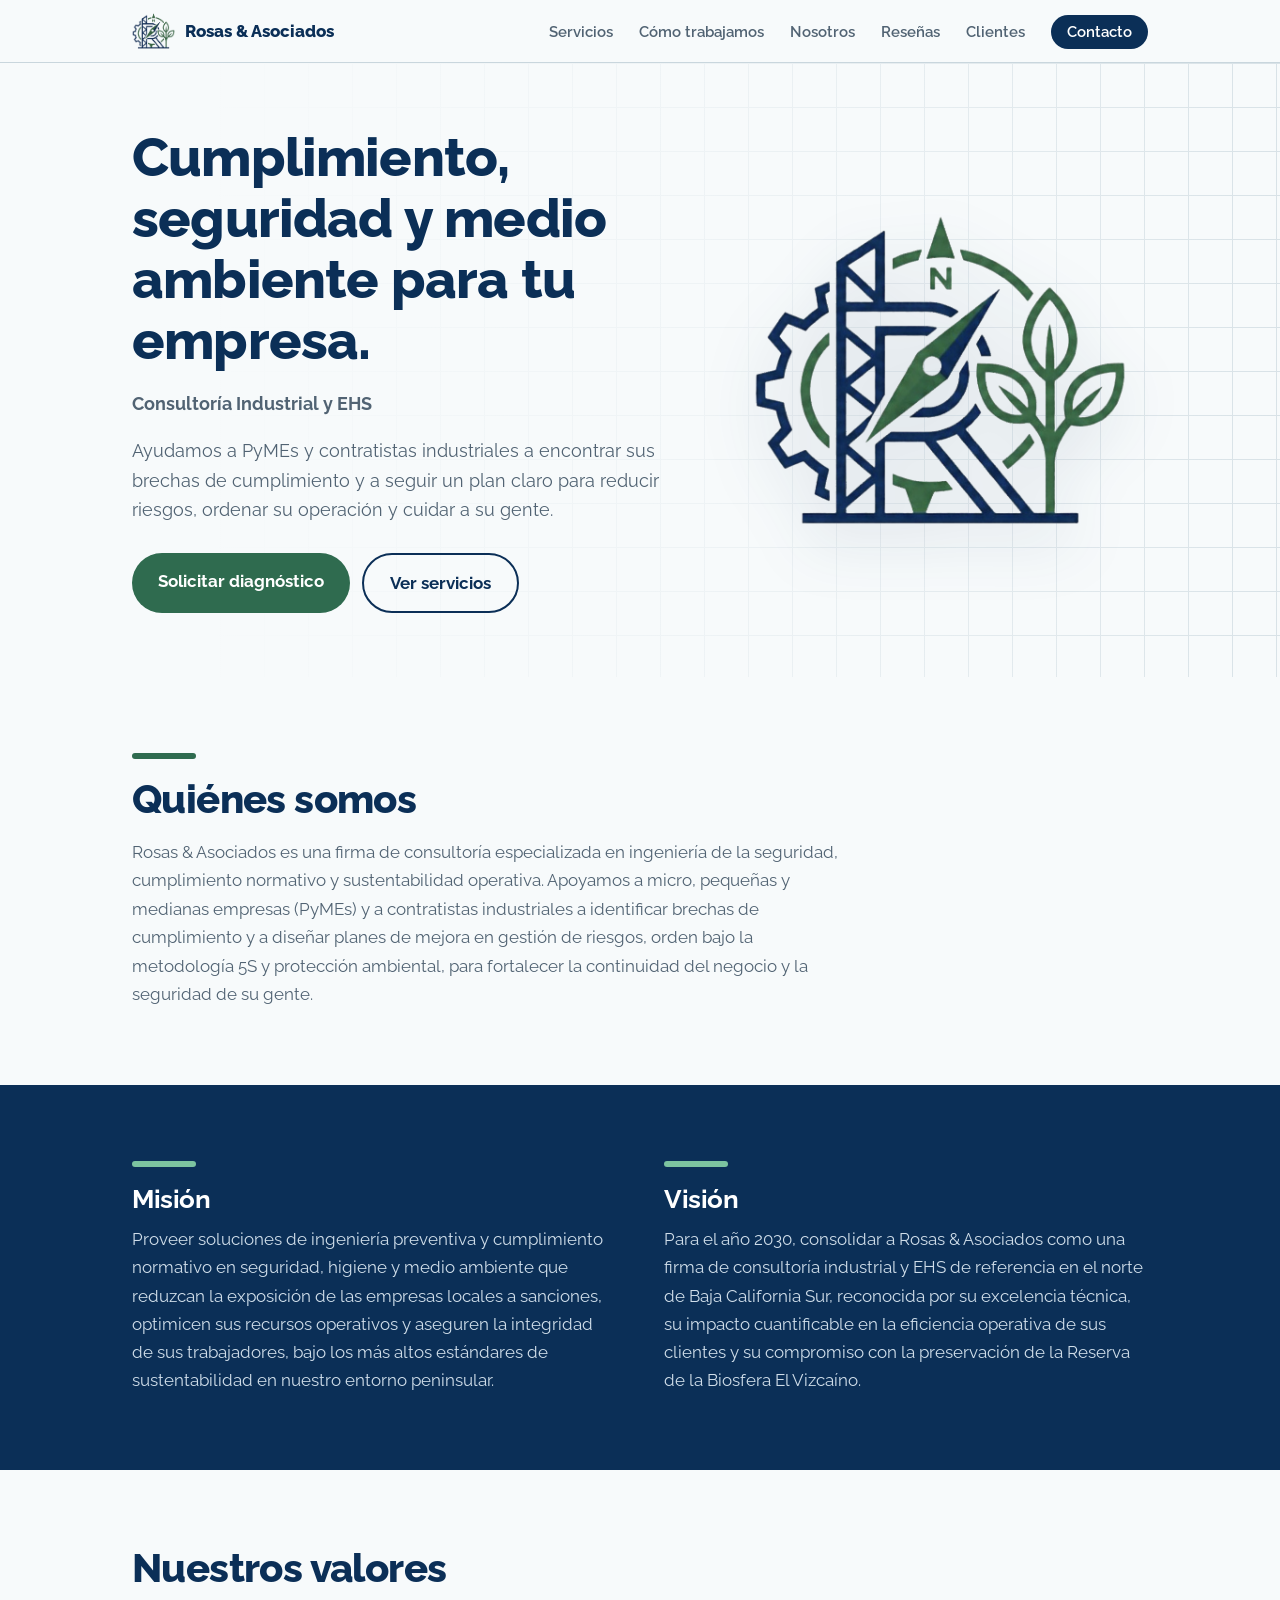
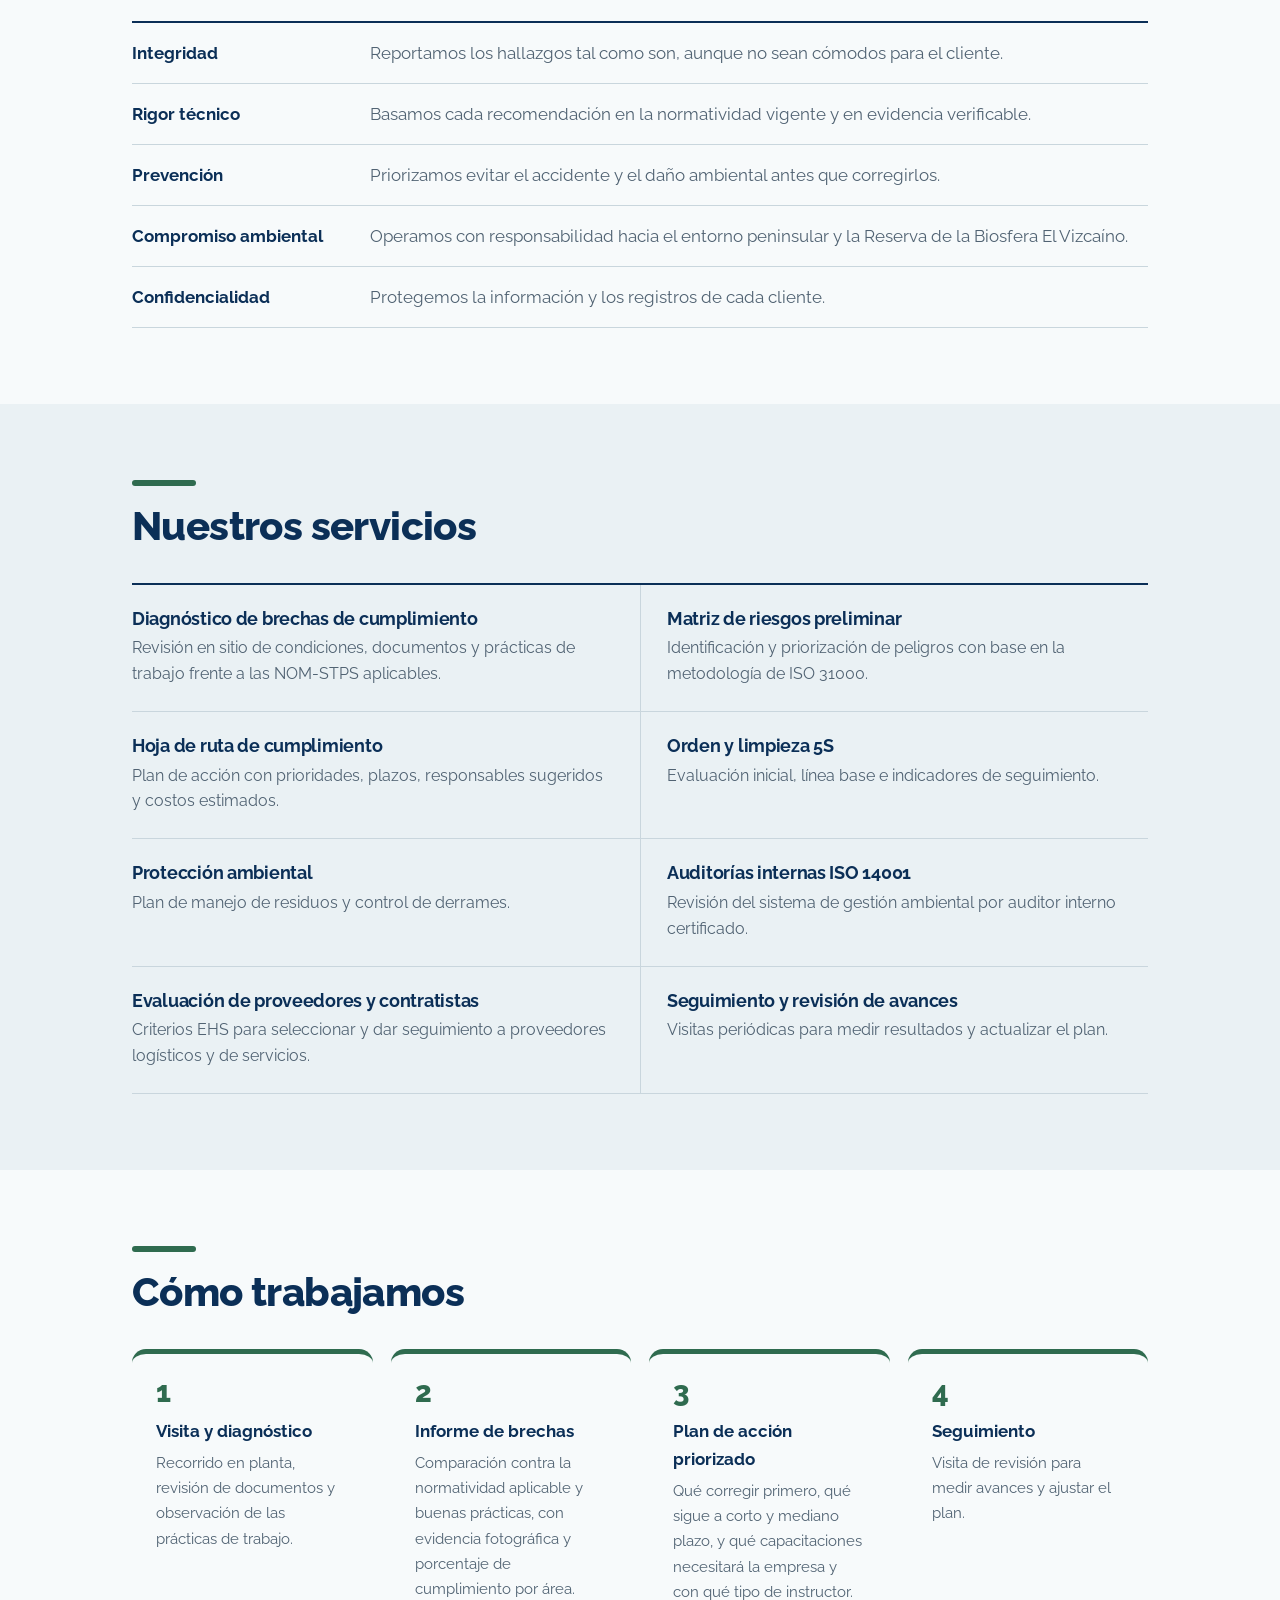
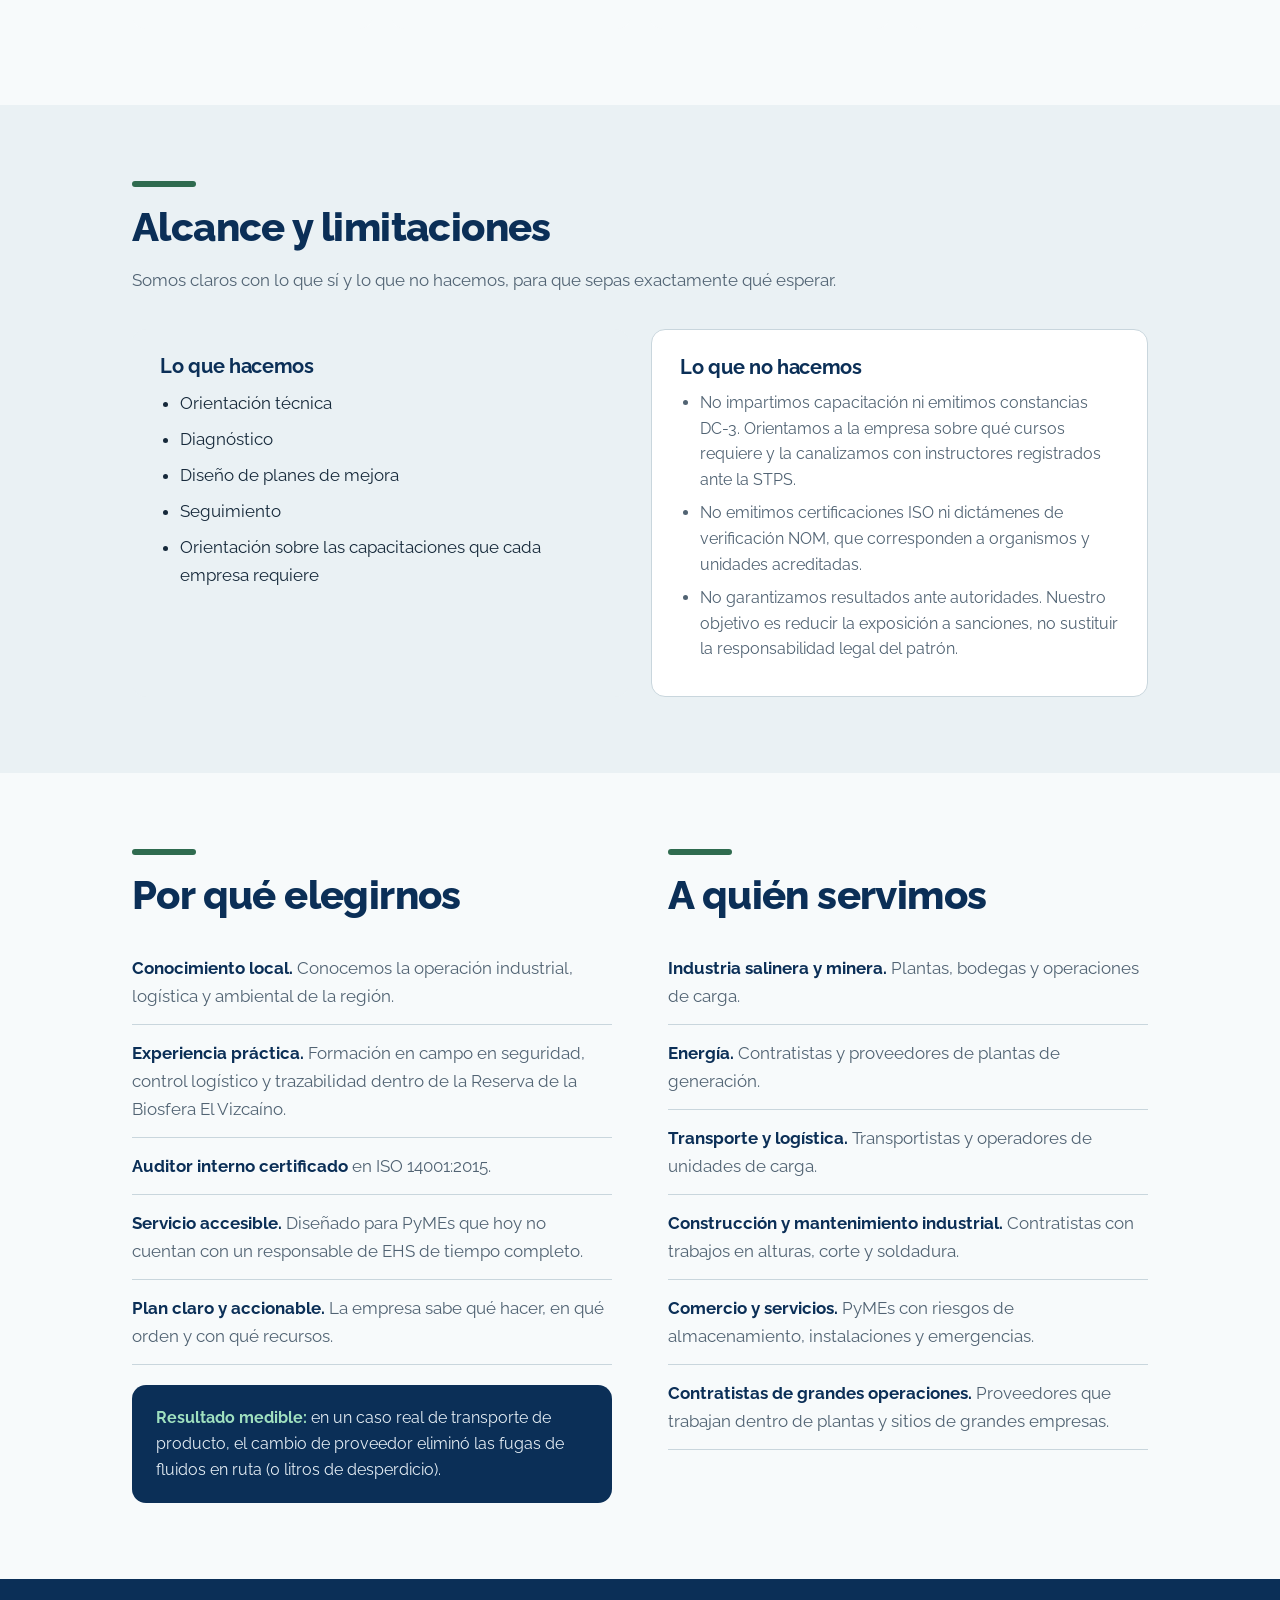
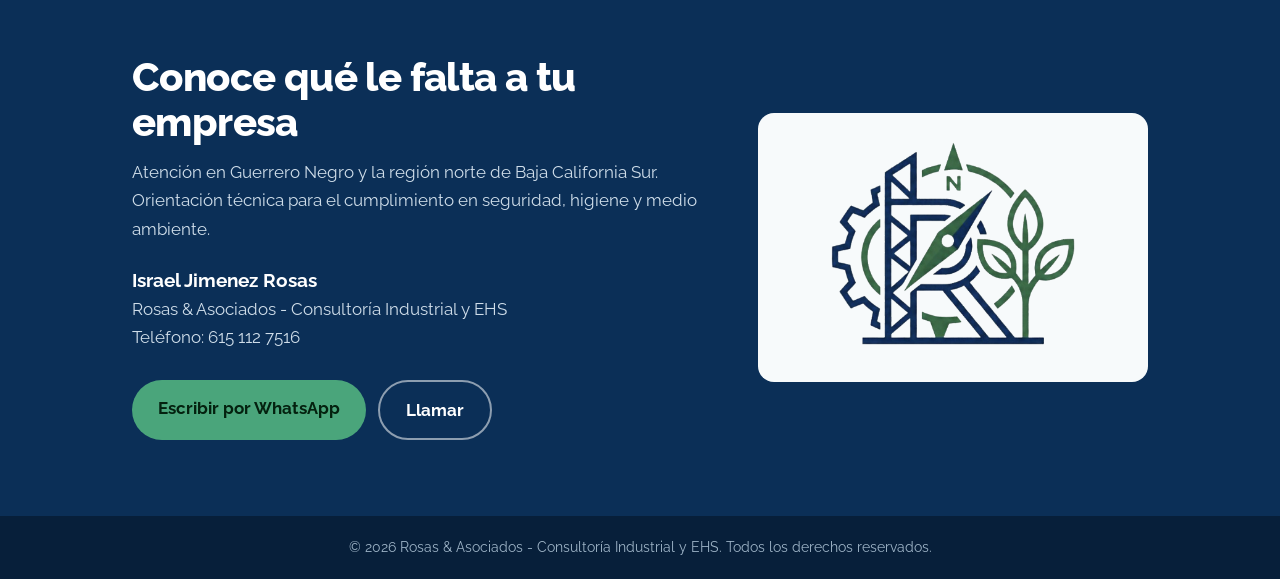
<file: index 3.html>
<!DOCTYPE html>
<html lang="es">
<head>
<meta charset="utf-8">
<meta name="viewport" content="width=device-width, initial-scale=1">
<title>Rosas &amp; Asociados | Consultoría Industrial y EHS en Guerrero Negro, BCS</title>
<meta name="description" content="Consultoría en seguridad, higiene y medio ambiente para PyMEs y contratistas industriales en Guerrero Negro y el norte de Baja California Sur.">
<link rel="icon" href="logo.png">
<link rel="preconnect" href="https://fonts.googleapis.com">
<link rel="preconnect" href="https://fonts.gstatic.com" crossorigin>
<link href="https://fonts.googleapis.com/css2?family=Raleway:wght@400;500;600;700;800&display=swap" rel="stylesheet">
<style>
:root{
  --navy:#0b2f57; --navy-2:#123e70; --green:#2f6b4f; --green-2:#3f7d5e;
  --paper:#f7fafb; --mist:#eaf1f4; --line:#c9d6dd; --ink:#16293a; --muted:#516373;
  --f:"Raleway","Trebuchet MS",system-ui,-apple-system,"Segoe UI",sans-serif;
}
*{box-sizing:border-box;margin:0}
html{scroll-behavior:smooth;scroll-padding-top:70px}
body{font-family:var(--f);color:var(--ink);background:var(--paper);line-height:1.65;font-size:17px}
a{color:inherit}
:focus-visible{outline:3px solid var(--green-2);outline-offset:3px;border-radius:4px}
.wrap{max-width:1060px;margin:0 auto;padding:0 22px}
h1,h2,h3{color:var(--navy);line-height:1.12;letter-spacing:-.015em}

/* Header */
header{position:sticky;top:0;z-index:10;background:#f7fafbee;backdrop-filter:blur(8px);border-bottom:1px solid var(--line)}
.bar{display:flex;align-items:center;justify-content:space-between;height:62px}
.brand{display:flex;align-items:center;gap:10px;text-decoration:none;font-weight:800;color:var(--navy)}
.brand img{height:36px;width:auto}
nav a{margin-left:22px;text-decoration:none;font-weight:600;font-size:.94rem;color:var(--muted)}
nav a:hover{color:var(--navy)}
nav a.cta{background:var(--navy);color:#fff;padding:8px 16px;border-radius:999px}
nav a.cta:hover{background:var(--navy-2)}

/* Hero con fondo de plano técnico */
.hero{
  background:
    linear-gradient(var(--line) 1px,transparent 1px) 0 0/44px 44px,
    linear-gradient(90deg,var(--line) 1px,transparent 1px) 0 0/44px 44px,
    var(--paper);
  background-blend-mode:normal;
  position:relative;
}
.hero::after{content:"";position:absolute;inset:0;background:linear-gradient(90deg,var(--paper) 15%,#f7fafbcc 55%,#f7fafb55);pointer-events:none}
.hero .wrap{position:relative;z-index:1;display:grid;grid-template-columns:1.15fr .85fr;gap:36px;align-items:center;padding-top:64px;padding-bottom:64px}
.hero h1{font-size:clamp(2.1rem,5vw,3.4rem);font-weight:800}
.hero p{margin-top:18px;max-width:34em;color:var(--muted);font-size:1.12rem}
.sub{margin-top:14px;color:var(--green);font-weight:700;font-size:1.05rem}
.btns{margin-top:28px;display:flex;flex-wrap:wrap;gap:12px}
.btn{display:inline-block;padding:14px 26px;border-radius:999px;font-weight:700;text-decoration:none;transition:transform .15s,background .15s}
.btn.main{background:var(--green);color:#fff}
.btn.main:hover{background:var(--green-2);transform:translateY(-2px)}
.btn.ghost{border:2px solid var(--navy);color:var(--navy)}
.btn.ghost:hover{background:var(--navy);color:#fff}
.hero .logo{justify-self:center;width:min(100%,380px);filter:drop-shadow(0 18px 30px #0b2f5726);animation:in .9s ease both}
@keyframes in{from{opacity:0;transform:scale(.96)}}

section{padding:76px 0}
.kick{width:64px;height:6px;border-radius:6px;background:var(--green);margin-bottom:18px}
h2.t{font-size:clamp(1.8rem,3.8vw,2.5rem);font-weight:800}
.lead{margin-top:16px;max-width:42em;color:var(--muted);font-size:1.08rem}

/* Misión / visión */
.band{background:var(--navy);color:#e4edf4}
.band h2,.band h3{color:#fff}
.mv{display:grid;grid-template-columns:1fr 1fr;gap:48px}
.mv h3{font-size:1.6rem;margin-bottom:12px}
.mv p{color:#cfdde9}
.band .kick{background:#7cc4a0}

/* Valores */
.vals{margin-top:30px;border-top:2px solid var(--navy);list-style:none;padding:0}
.vals li{padding:16px 0;border-bottom:1px solid var(--line);display:grid;grid-template-columns:220px 1fr;gap:18px}
.vals b{color:var(--navy)}
.vals span{color:var(--muted)}

/* Servicios */
.svcs{margin-top:34px;display:grid;grid-template-columns:1fr 1fr;border-top:2px solid var(--navy)}
.svc{padding:24px 26px 24px 0;border-bottom:1px solid var(--line)}
.svc:nth-child(even){padding:24px 0 24px 26px;border-left:1px solid var(--line)}
.svc h3{font-size:1.15rem;margin-bottom:6px}
.svc p{color:var(--muted);font-size:.98rem}

/* Cómo trabajamos */
.alt{background:var(--mist)}
.steps{margin-top:34px;display:grid;grid-template-columns:repeat(4,1fr);gap:18px;list-style:none;padding:0;counter-reset:s}
.steps li{counter-increment:s;background:var(--paper);border-radius:14px;padding:24px;border-top:5px solid var(--green)}
.steps li::before{content:counter(s);display:block;font-weight:800;font-size:1.8rem;color:var(--green);line-height:1;margin-bottom:10px}
.steps b{display:block;color:var(--navy);margin-bottom:6px}
.steps span{color:var(--muted);font-size:.96rem;display:block}

/* Alcance */
.scope{margin-top:34px;display:grid;grid-template-columns:1fr 1fr;gap:22px}
.box{border-radius:14px;padding:26px 28px}
.box.yes{background:var(--mist)}
.box.no{background:#fff;border:1px solid var(--line)}
.box h3{font-size:1.25rem;margin-bottom:12px}
.box ul{padding-left:20px;color:var(--ink)}
.box li{margin:8px 0}
.box.no li{color:var(--muted);font-size:.97rem}

/* Por qué / a quién */
.two{display:grid;grid-template-columns:1fr 1fr;gap:56px}
.plain{margin-top:22px;list-style:none;padding:0}
.plain li{padding:14px 0;border-bottom:1px solid var(--line);color:var(--muted)}
.plain b{color:var(--navy)}
.proof{margin-top:20px;background:var(--navy);color:#e4edf4;border-radius:14px;padding:20px 24px;font-size:.98rem}
.proof b{color:#9fe0bf}

/* Contacto */
.contact{background:var(--navy);color:#e4edf4}
.contact .wrap{display:grid;grid-template-columns:1.2fr .8fr;gap:40px;align-items:center}
.contact h2{color:#fff}
.contact p{margin-top:14px;color:#cfdde9}
.contact .who{margin-top:22px;font-size:1.05rem}
.contact .who b{color:#fff;font-size:1.2rem;display:block}
.contact .btn.main{background:#4aa57b;color:#04210f}
.contact .btn.main:hover{background:#63ba91}
.contact .btn.ghost{border-color:#ffffff88;color:#fff}
.contact .btn.ghost:hover{background:#fff;color:var(--navy)}
.contact .card{background:var(--paper);border-radius:16px;padding:26px;text-align:center}
.contact .card img{width:min(100%,250px)}
footer{background:#071f3a;color:#9db3c6;text-align:center;font-size:.88rem;padding:20px}

@media (max-width:860px){
  .hero .wrap,.mv,.two,.contact .wrap,.scope{grid-template-columns:1fr}
  .hero::after{background:#f7fafbcc}
  .hero .logo{order:-1;width:min(70%,260px)}
  .svcs{grid-template-columns:1fr}
  .svc:nth-child(even){padding:24px 0;border-left:0}
  .steps{grid-template-columns:1fr 1fr}
  .vals li{grid-template-columns:1fr;gap:2px}
  nav a:not(.cta):not(.pg){display:none}
  .mv{gap:30px}
}
@media (max-width:520px){.steps{grid-template-columns:1fr}.brand span{font-size:.95rem}}
@media (max-width:520px){.bar{height:auto;flex-wrap:wrap;padding-top:8px;padding-bottom:6px}nav{width:100%;display:flex;justify-content:space-between}nav a{margin-left:0;padding:6px 8px}nav a.cta{padding:6px 14px}}
@media (prefers-reduced-motion:reduce){html{scroll-behavior:auto}.hero .logo{animation:none}.btn{transition:none}}
</style>
</head>
<body>

<header>
  <div class="wrap bar">
    <a class="brand" href="#inicio"><img src="logo.png" alt=""><span>Rosas &amp; Asociados</span></a>
    <nav aria-label="Principal">
      <a href="#servicios">Servicios</a>
      <a href="#como">Cómo trabajamos</a>
      <a href="#nosotros">Nosotros</a>
      <a class="pg" href="resenas.html">Reseñas</a>
      <a class="pg" href="clientes.html">Clientes</a>
      <a class="cta" href="#contacto">Contacto</a>
    </nav>
  </div>
</header>

<main id="inicio">
  <div class="hero">
    <div class="wrap">
      <div>
        <h1>Cumplimiento, seguridad y medio ambiente para tu empresa.</h1>
        <p class="sub">Consultoría Industrial y EHS</p>
        <p>Ayudamos a PyMEs y contratistas industriales a encontrar sus brechas de cumplimiento y a seguir un plan claro para reducir riesgos, ordenar su operación y cuidar a su gente.</p>
        <div class="btns">
          <a class="btn main" href="#contacto">Solicitar diagnóstico</a>
          <a class="btn ghost" href="#servicios">Ver servicios</a>
        </div>
      </div>
      <img class="logo" src="logo.png" alt="Logotipo de Rosas &amp; Asociados: una R formada por una torre, un engrane, una brújula y una planta">
    </div>
  </div>

  <section id="nosotros">
    <div class="wrap">
      <div class="kick"></div>
      <h2 class="t">Quiénes somos</h2>
      <p class="lead">Rosas &amp; Asociados es una firma de consultoría especializada en ingeniería de la seguridad, cumplimiento normativo y sustentabilidad operativa. Apoyamos a micro, pequeñas y medianas empresas (PyMEs) y a contratistas industriales a identificar brechas de cumplimiento y a diseñar planes de mejora en gestión de riesgos, orden bajo la metodología 5S y protección ambiental, para fortalecer la continuidad del negocio y la seguridad de su gente.</p>
    </div>
  </section>

  <section class="band">
    <div class="wrap mv">
      <div>
        <div class="kick"></div>
        <h3>Misión</h3>
        <p>Proveer soluciones de ingeniería preventiva y cumplimiento normativo en seguridad, higiene y medio ambiente que reduzcan la exposición de las empresas locales a sanciones, optimicen sus recursos operativos y aseguren la integridad de sus trabajadores, bajo los más altos estándares de sustentabilidad en nuestro entorno peninsular.</p>
      </div>
      <div>
        <div class="kick"></div>
        <h3>Visión</h3>
        <p>Para el año 2030, consolidar a Rosas &amp; Asociados como una firma de consultoría industrial y EHS de referencia en el norte de Baja California Sur, reconocida por su excelencia técnica, su impacto cuantificable en la eficiencia operativa de sus clientes y su compromiso con la preservación de la Reserva de la Biosfera El Vizcaíno.</p>
      </div>
    </div>
  </section>

  <section>
    <div class="wrap">
      <h2 class="t">Nuestros valores</h2>
      <ul class="vals">
        <li><b>Integridad</b><span>Reportamos los hallazgos tal como son, aunque no sean cómodos para el cliente.</span></li>
        <li><b>Rigor técnico</b><span>Basamos cada recomendación en la normatividad vigente y en evidencia verificable.</span></li>
        <li><b>Prevención</b><span>Priorizamos evitar el accidente y el daño ambiental antes que corregirlos.</span></li>
        <li><b>Compromiso ambiental</b><span>Operamos con responsabilidad hacia el entorno peninsular y la Reserva de la Biosfera El Vizcaíno.</span></li>
        <li><b>Confidencialidad</b><span>Protegemos la información y los registros de cada cliente.</span></li>
      </ul>
    </div>
  </section>

  <section id="servicios" class="alt">
    <div class="wrap">
      <div class="kick"></div>
      <h2 class="t">Nuestros servicios</h2>
      <div class="svcs">
        <div class="svc"><h3>Diagnóstico de brechas de cumplimiento</h3><p>Revisión en sitio de condiciones, documentos y prácticas de trabajo frente a las NOM-STPS aplicables.</p></div>
        <div class="svc"><h3>Matriz de riesgos preliminar</h3><p>Identificación y priorización de peligros con base en la metodología de ISO 31000.</p></div>
        <div class="svc"><h3>Hoja de ruta de cumplimiento</h3><p>Plan de acción con prioridades, plazos, responsables sugeridos y costos estimados.</p></div>
        <div class="svc"><h3>Orden y limpieza 5S</h3><p>Evaluación inicial, línea base e indicadores de seguimiento.</p></div>
        <div class="svc"><h3>Protección ambiental</h3><p>Plan de manejo de residuos y control de derrames.</p></div>
        <div class="svc"><h3>Auditorías internas ISO 14001</h3><p>Revisión del sistema de gestión ambiental por auditor interno certificado.</p></div>
        <div class="svc"><h3>Evaluación de proveedores y contratistas</h3><p>Criterios EHS para seleccionar y dar seguimiento a proveedores logísticos y de servicios.</p></div>
        <div class="svc"><h3>Seguimiento y revisión de avances</h3><p>Visitas periódicas para medir resultados y actualizar el plan.</p></div>
      </div>
    </div>
  </section>

  <section id="como">
    <div class="wrap">
      <div class="kick"></div>
      <h2 class="t">Cómo trabajamos</h2>
      <ol class="steps">
        <li><b>Visita y diagnóstico</b><span>Recorrido en planta, revisión de documentos y observación de las prácticas de trabajo.</span></li>
        <li><b>Informe de brechas</b><span>Comparación contra la normatividad aplicable y buenas prácticas, con evidencia fotográfica y porcentaje de cumplimiento por área.</span></li>
        <li><b>Plan de acción priorizado</b><span>Qué corregir primero, qué sigue a corto y mediano plazo, y qué capacitaciones necesitará la empresa y con qué tipo de instructor.</span></li>
        <li><b>Seguimiento</b><span>Visita de revisión para medir avances y ajustar el plan.</span></li>
      </ol>
    </div>
  </section>

  <section class="alt">
    <div class="wrap">
      <div class="kick"></div>
      <h2 class="t">Alcance y limitaciones</h2>
      <p class="lead">Somos claros con lo que sí y lo que no hacemos, para que sepas exactamente qué esperar.</p>
      <div class="scope">
        <div class="box yes">
          <h3>Lo que hacemos</h3>
          <ul>
            <li>Orientación técnica</li>
            <li>Diagnóstico</li>
            <li>Diseño de planes de mejora</li>
            <li>Seguimiento</li>
            <li>Orientación sobre las capacitaciones que cada empresa requiere</li>
          </ul>
        </div>
        <div class="box no">
          <h3>Lo que no hacemos</h3>
          <ul>
            <li>No impartimos capacitación ni emitimos constancias DC-3. Orientamos a la empresa sobre qué cursos requiere y la canalizamos con instructores registrados ante la STPS.</li>
            <li>No emitimos certificaciones ISO ni dictámenes de verificación NOM, que corresponden a organismos y unidades acreditadas.</li>
            <li>No garantizamos resultados ante autoridades. Nuestro objetivo es reducir la exposición a sanciones, no sustituir la responsabilidad legal del patrón.</li>
          </ul>
        </div>
      </div>
    </div>
  </section>

  <section>
    <div class="wrap two">
      <div>
        <div class="kick"></div>
        <h2 class="t">Por qué elegirnos</h2>
        <ul class="plain">
          <li><b>Conocimiento local.</b> Conocemos la operación industrial, logística y ambiental de la región.</li>
          <li><b>Experiencia práctica.</b> Formación en campo en seguridad, control logístico y trazabilidad dentro de la Reserva de la Biosfera El Vizcaíno.</li>
          <li><b>Auditor interno certificado</b> en ISO 14001:2015.</li>
          <li><b>Servicio accesible.</b> Diseñado para PyMEs que hoy no cuentan con un responsable de EHS de tiempo completo.</li>
          <li><b>Plan claro y accionable.</b> La empresa sabe qué hacer, en qué orden y con qué recursos.</li>
        </ul>
        <div class="proof"><b>Resultado medible:</b> en un caso real de transporte de producto, el cambio de proveedor eliminó las fugas de fluidos en ruta (0 litros de desperdicio).</div>
      </div>
      <div>
        <div class="kick"></div>
        <h2 class="t">A quién servimos</h2>
        <ul class="plain">
          <li><b>Industria salinera y minera.</b> Plantas, bodegas y operaciones de carga.</li>
          <li><b>Energía.</b> Contratistas y proveedores de plantas de generación.</li>
          <li><b>Transporte y logística.</b> Transportistas y operadores de unidades de carga.</li>
          <li><b>Construcción y mantenimiento industrial.</b> Contratistas con trabajos en alturas, corte y soldadura.</li>
          <li><b>Comercio y servicios.</b> PyMEs con riesgos de almacenamiento, instalaciones y emergencias.</li>
          <li><b>Contratistas de grandes operaciones.</b> Proveedores que trabajan dentro de plantas y sitios de grandes empresas.</li>
        </ul>
      </div>
    </div>
  </section>

  <section id="contacto" class="contact">
    <div class="wrap">
      <div>
        <h2 class="t">Conoce qué le falta a tu empresa</h2>
        <p>Atención en Guerrero Negro y la región norte de Baja California Sur. Orientación técnica para el cumplimiento en seguridad, higiene y medio ambiente.</p>
        <p class="who"><b>Israel Jimenez Rosas</b>Rosas &amp; Asociados - Consultoría Industrial y EHS<br>Teléfono: 615 112 7516</p>
        <div class="btns">
          <a class="btn main" href="https://wa.me/526151127516" target="_blank" rel="noopener">Escribir por WhatsApp</a>
          <a class="btn ghost" href="tel:+526151127516">Llamar</a>
        </div>
      </div>
      <div class="card"><img src="logo.png" alt="Logotipo de Rosas &amp; Asociados"></div>
    </div>
  </section>
</main>

<footer>© <span id="y"></span> Rosas &amp; Asociados - Consultoría Industrial y EHS. Todos los derechos reservados.</footer>
<script>document.getElementById("y").textContent=new Date().getFullYear()</script>
</body>
</html>
</file>
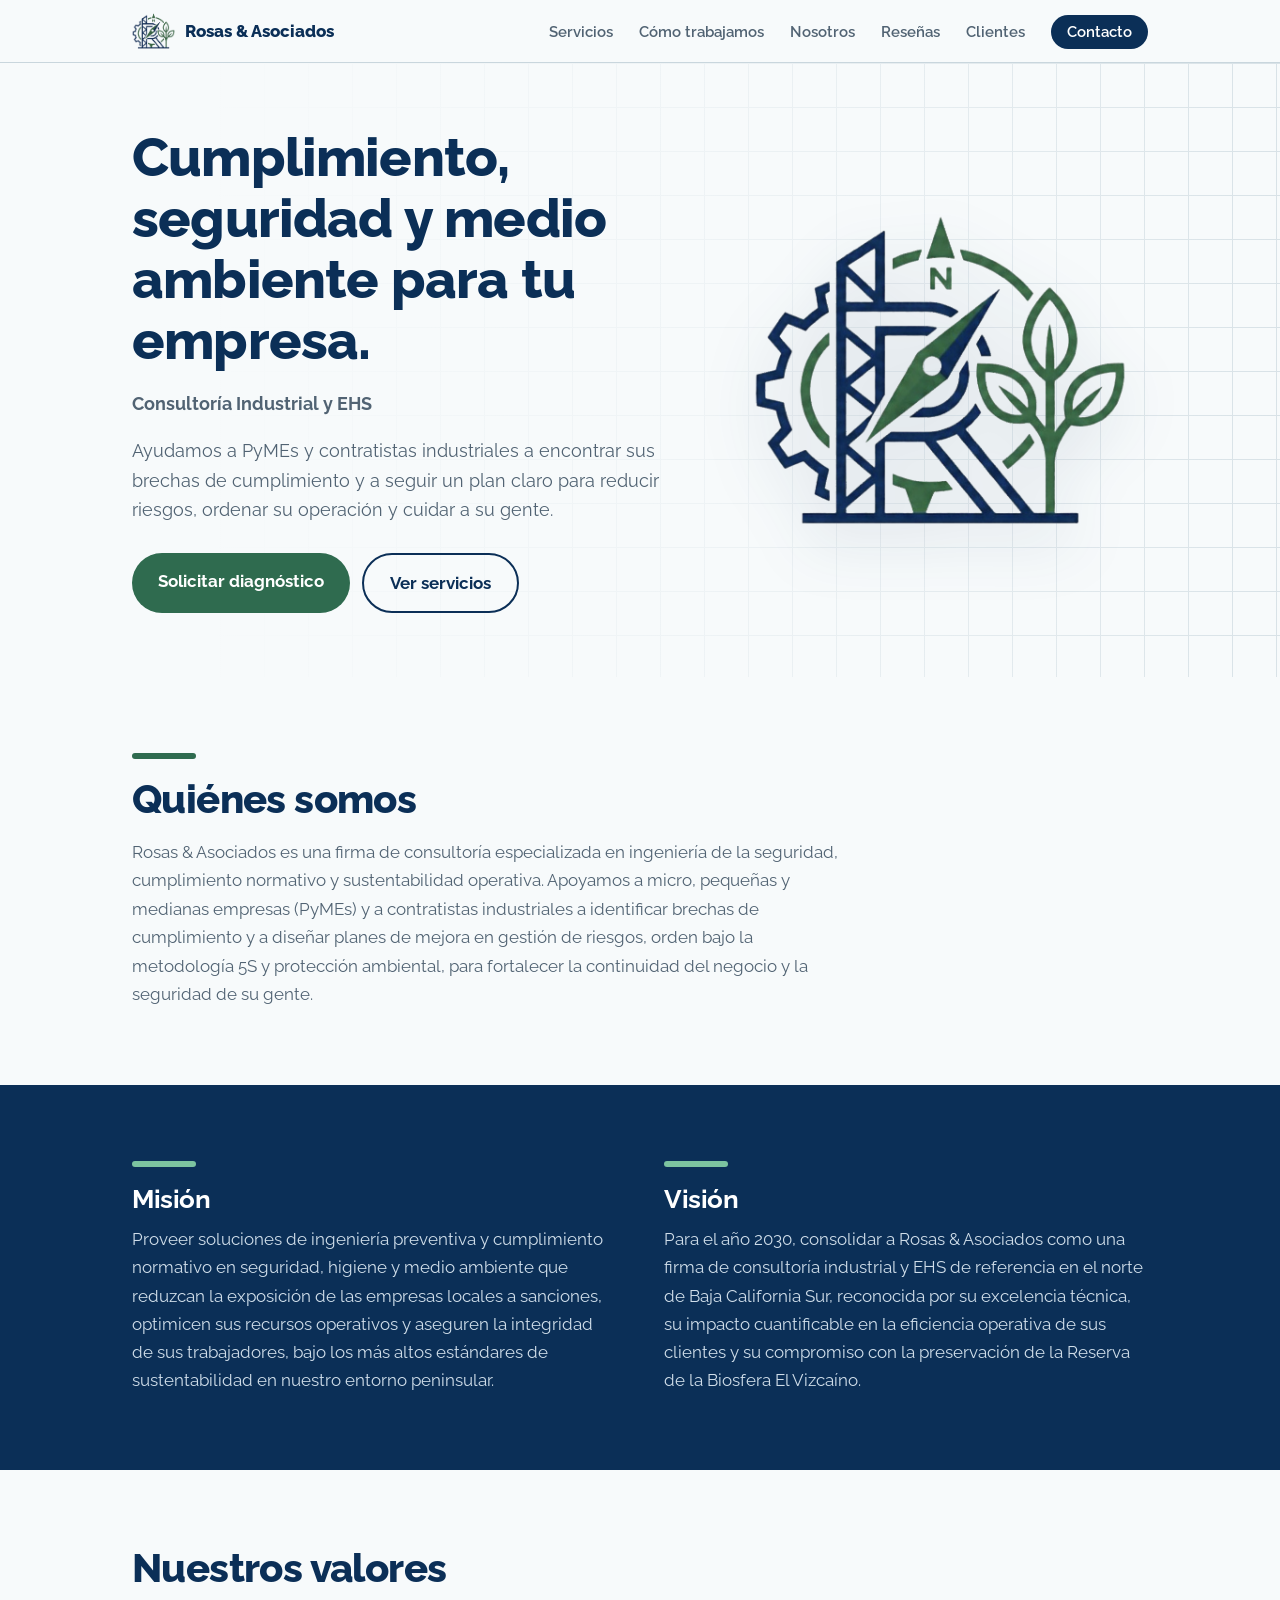
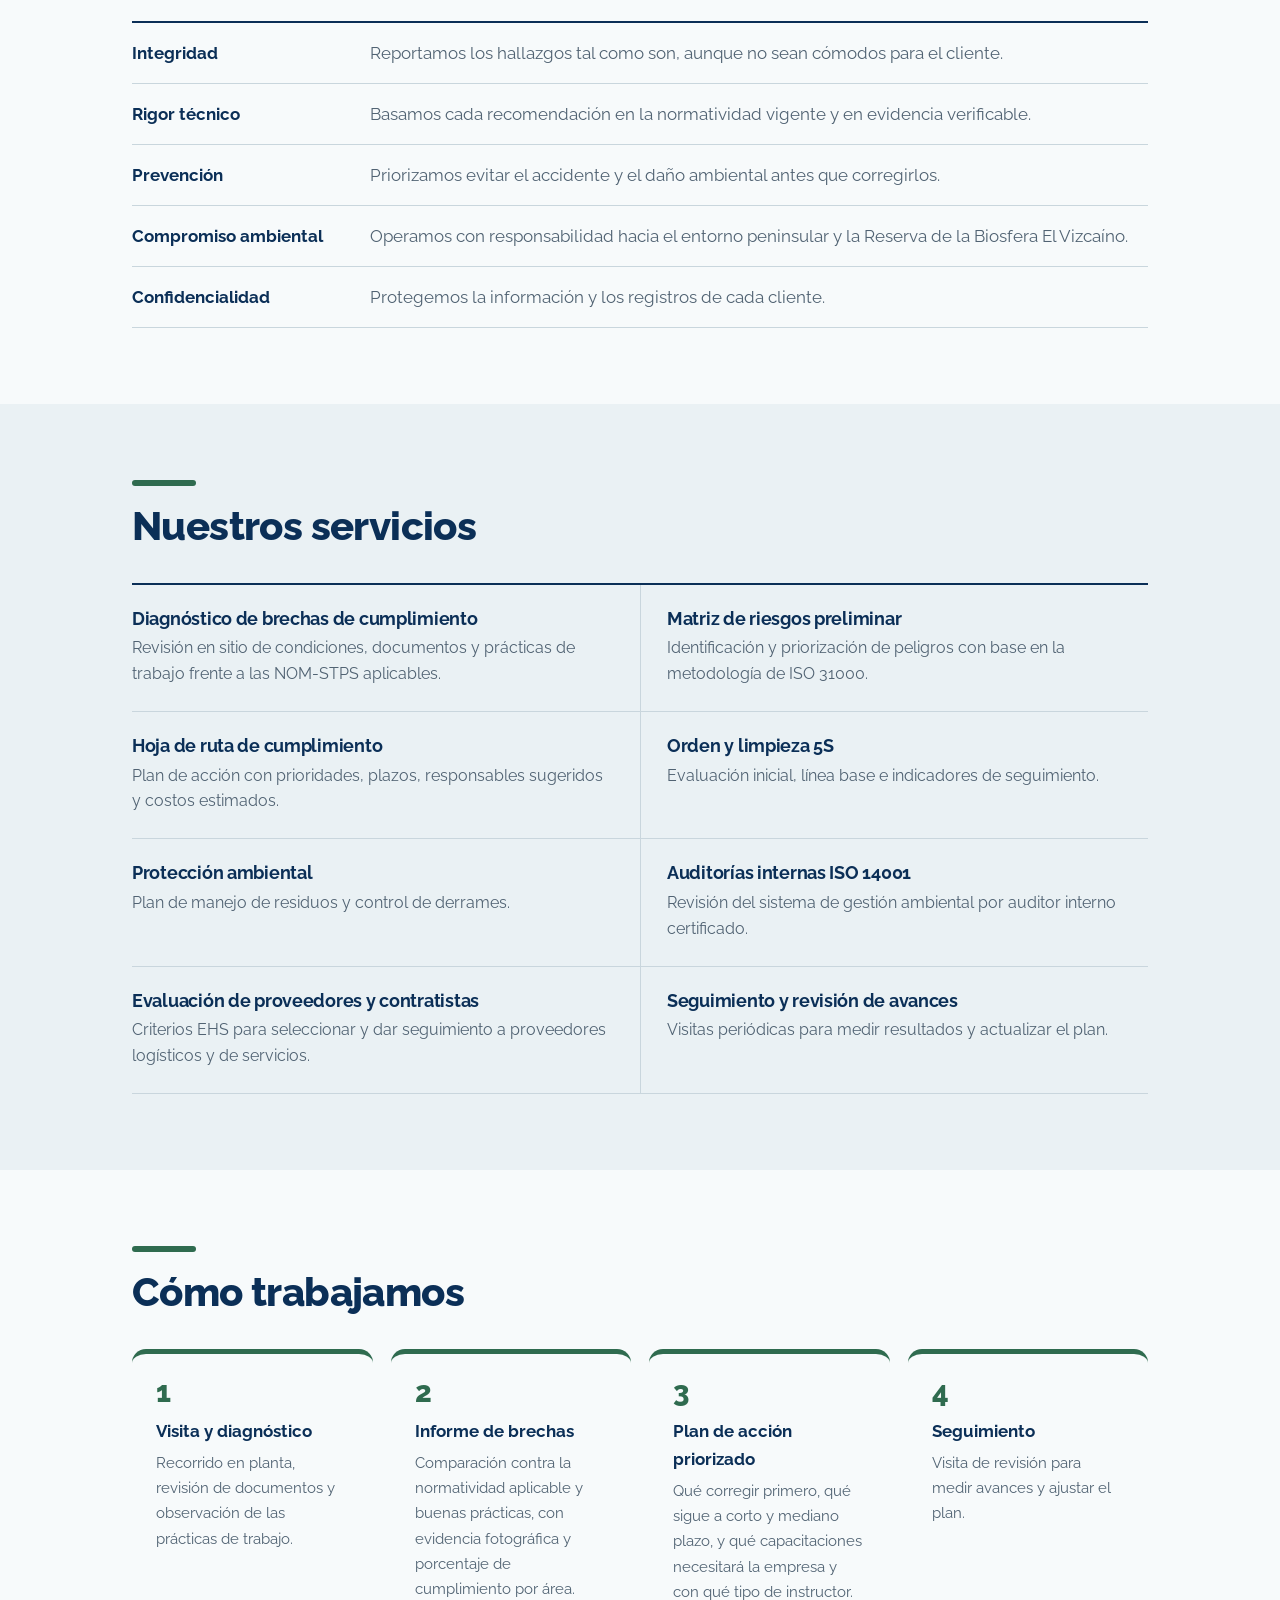
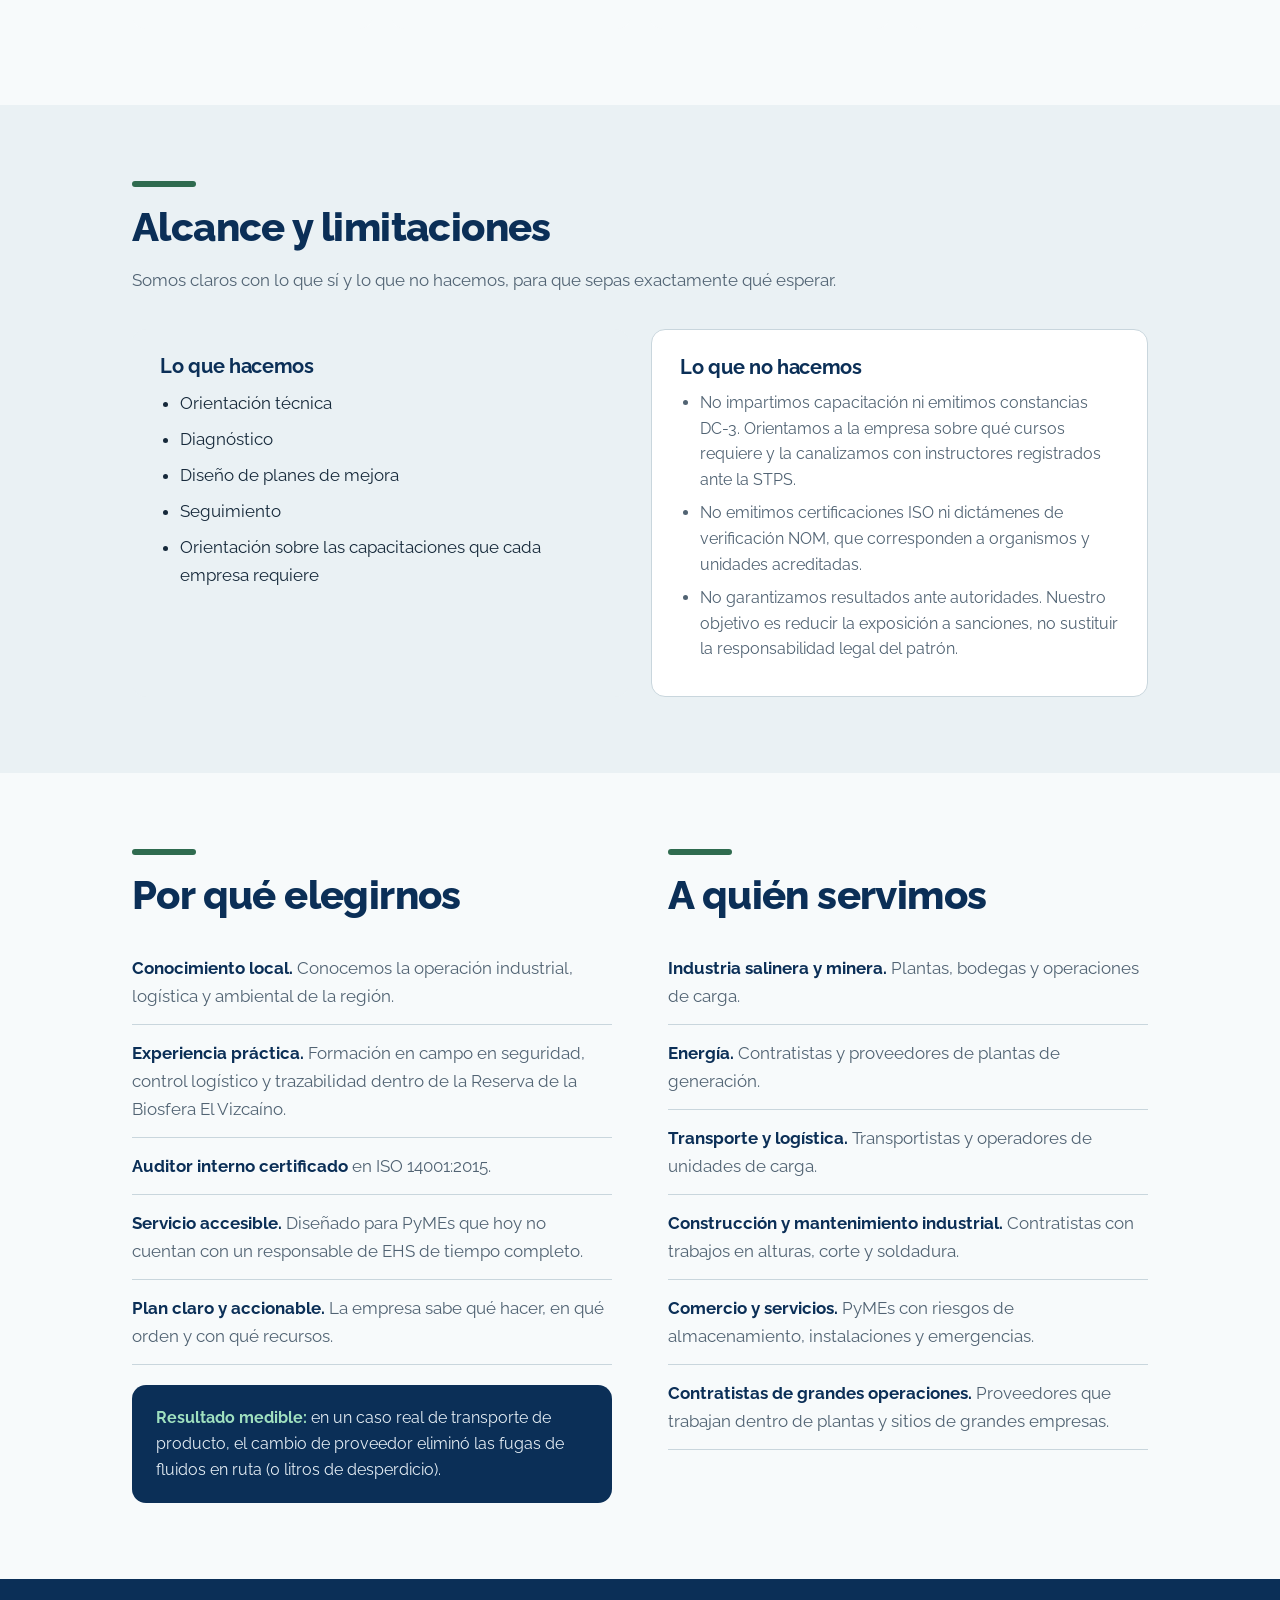
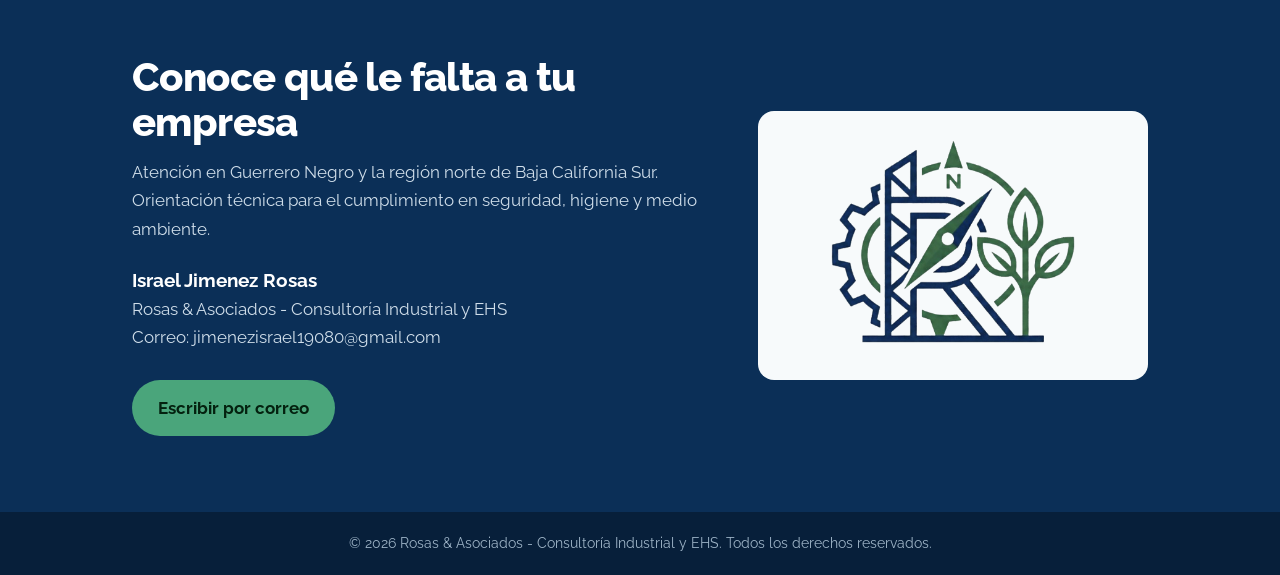
<file: index 4.html>
<!DOCTYPE html>
<html lang="es">
<head>
<meta charset="utf-8">
<meta name="viewport" content="width=device-width, initial-scale=1">
<title>Rosas &amp; Asociados | Consultoría Industrial y EHS en Guerrero Negro, BCS</title>
<meta name="description" content="Consultoría en seguridad, higiene y medio ambiente para PyMEs y contratistas industriales en Guerrero Negro y el norte de Baja California Sur.">
<link rel="icon" href="logo.png">
<link rel="preconnect" href="https://fonts.googleapis.com">
<link rel="preconnect" href="https://fonts.gstatic.com" crossorigin>
<link href="https://fonts.googleapis.com/css2?family=Raleway:wght@400;500;600;700;800&display=swap" rel="stylesheet">
<style>
:root{
  --navy:#0b2f57; --navy-2:#123e70; --green:#2f6b4f; --green-2:#3f7d5e;
  --paper:#f7fafb; --mist:#eaf1f4; --line:#c9d6dd; --ink:#16293a; --muted:#516373;
  --f:"Raleway","Trebuchet MS",system-ui,-apple-system,"Segoe UI",sans-serif;
}
*{box-sizing:border-box;margin:0}
html{scroll-behavior:smooth;scroll-padding-top:70px}
body{font-family:var(--f);color:var(--ink);background:var(--paper);line-height:1.65;font-size:17px}
a{color:inherit}
:focus-visible{outline:3px solid var(--green-2);outline-offset:3px;border-radius:4px}
.wrap{max-width:1060px;margin:0 auto;padding:0 22px}
h1,h2,h3{color:var(--navy);line-height:1.12;letter-spacing:-.015em}

/* Header */
header{position:sticky;top:0;z-index:10;background:#f7fafbee;backdrop-filter:blur(8px);border-bottom:1px solid var(--line)}
.bar{display:flex;align-items:center;justify-content:space-between;height:62px}
.brand{display:flex;align-items:center;gap:10px;text-decoration:none;font-weight:800;color:var(--navy)}
.brand img{height:36px;width:auto}
nav a{margin-left:22px;text-decoration:none;font-weight:600;font-size:.94rem;color:var(--muted)}
nav a:hover{color:var(--navy)}
nav a.cta{background:var(--navy);color:#fff;padding:8px 16px;border-radius:999px}
nav a.cta:hover{background:var(--navy-2)}

/* Hero con fondo de plano técnico */
.hero{
  background:
    linear-gradient(var(--line) 1px,transparent 1px) 0 0/44px 44px,
    linear-gradient(90deg,var(--line) 1px,transparent 1px) 0 0/44px 44px,
    var(--paper);
  background-blend-mode:normal;
  position:relative;
}
.hero::after{content:"";position:absolute;inset:0;background:linear-gradient(90deg,var(--paper) 15%,#f7fafbcc 55%,#f7fafb55);pointer-events:none}
.hero .wrap{position:relative;z-index:1;display:grid;grid-template-columns:1.15fr .85fr;gap:36px;align-items:center;padding-top:64px;padding-bottom:64px}
.hero h1{font-size:clamp(2.1rem,5vw,3.4rem);font-weight:800}
.hero p{margin-top:18px;max-width:34em;color:var(--muted);font-size:1.12rem}
.sub{margin-top:14px;color:var(--green);font-weight:700;font-size:1.05rem}
.btns{margin-top:28px;display:flex;flex-wrap:wrap;gap:12px}
.btn{display:inline-block;padding:14px 26px;border-radius:999px;font-weight:700;text-decoration:none;transition:transform .15s,background .15s}
.btn.main{background:var(--green);color:#fff}
.btn.main:hover{background:var(--green-2);transform:translateY(-2px)}
.btn.ghost{border:2px solid var(--navy);color:var(--navy)}
.btn.ghost:hover{background:var(--navy);color:#fff}
.hero .logo{justify-self:center;width:min(100%,380px);filter:drop-shadow(0 18px 30px #0b2f5726);animation:in .9s ease both}
@keyframes in{from{opacity:0;transform:scale(.96)}}

section{padding:76px 0}
.kick{width:64px;height:6px;border-radius:6px;background:var(--green);margin-bottom:18px}
h2.t{font-size:clamp(1.8rem,3.8vw,2.5rem);font-weight:800}
.lead{margin-top:16px;max-width:42em;color:var(--muted);font-size:1.08rem}

/* Misión / visión */
.band{background:var(--navy);color:#e4edf4}
.band h2,.band h3{color:#fff}
.mv{display:grid;grid-template-columns:1fr 1fr;gap:48px}
.mv h3{font-size:1.6rem;margin-bottom:12px}
.mv p{color:#cfdde9}
.band .kick{background:#7cc4a0}

/* Valores */
.vals{margin-top:30px;border-top:2px solid var(--navy);list-style:none;padding:0}
.vals li{padding:16px 0;border-bottom:1px solid var(--line);display:grid;grid-template-columns:220px 1fr;gap:18px}
.vals b{color:var(--navy)}
.vals span{color:var(--muted)}

/* Servicios */
.svcs{margin-top:34px;display:grid;grid-template-columns:1fr 1fr;border-top:2px solid var(--navy)}
.svc{padding:24px 26px 24px 0;border-bottom:1px solid var(--line)}
.svc:nth-child(even){padding:24px 0 24px 26px;border-left:1px solid var(--line)}
.svc h3{font-size:1.15rem;margin-bottom:6px}
.svc p{color:var(--muted);font-size:.98rem}

/* Cómo trabajamos */
.alt{background:var(--mist)}
.steps{margin-top:34px;display:grid;grid-template-columns:repeat(4,1fr);gap:18px;list-style:none;padding:0;counter-reset:s}
.steps li{counter-increment:s;background:var(--paper);border-radius:14px;padding:24px;border-top:5px solid var(--green)}
.steps li::before{content:counter(s);display:block;font-weight:800;font-size:1.8rem;color:var(--green);line-height:1;margin-bottom:10px}
.steps b{display:block;color:var(--navy);margin-bottom:6px}
.steps span{color:var(--muted);font-size:.96rem;display:block}

/* Alcance */
.scope{margin-top:34px;display:grid;grid-template-columns:1fr 1fr;gap:22px}
.box{border-radius:14px;padding:26px 28px}
.box.yes{background:var(--mist)}
.box.no{background:#fff;border:1px solid var(--line)}
.box h3{font-size:1.25rem;margin-bottom:12px}
.box ul{padding-left:20px;color:var(--ink)}
.box li{margin:8px 0}
.box.no li{color:var(--muted);font-size:.97rem}

/* Por qué / a quién */
.two{display:grid;grid-template-columns:1fr 1fr;gap:56px}
.plain{margin-top:22px;list-style:none;padding:0}
.plain li{padding:14px 0;border-bottom:1px solid var(--line);color:var(--muted)}
.plain b{color:var(--navy)}
.proof{margin-top:20px;background:var(--navy);color:#e4edf4;border-radius:14px;padding:20px 24px;font-size:.98rem}
.proof b{color:#9fe0bf}

/* Contacto */
.contact{background:var(--navy);color:#e4edf4}
.contact .wrap{display:grid;grid-template-columns:1.2fr .8fr;gap:40px;align-items:center}
.contact h2{color:#fff}
.contact p{margin-top:14px;color:#cfdde9}
.contact .who{margin-top:22px;font-size:1.05rem}
.contact .who b{color:#fff;font-size:1.2rem;display:block}
.contact .btn.main{background:#4aa57b;color:#04210f}
.contact .btn.main:hover{background:#63ba91}
.contact .btn.ghost{border-color:#ffffff88;color:#fff}
.contact .btn.ghost:hover{background:#fff;color:var(--navy)}
.contact .card{background:var(--paper);border-radius:16px;padding:26px;text-align:center}
.contact .card img{width:min(100%,250px)}
footer{background:#071f3a;color:#9db3c6;text-align:center;font-size:.88rem;padding:20px}

@media (max-width:860px){
  .hero .wrap,.mv,.two,.contact .wrap,.scope{grid-template-columns:1fr}
  .hero::after{background:#f7fafbcc}
  .hero .logo{order:-1;width:min(70%,260px)}
  .svcs{grid-template-columns:1fr}
  .svc:nth-child(even){padding:24px 0;border-left:0}
  .steps{grid-template-columns:1fr 1fr}
  .vals li{grid-template-columns:1fr;gap:2px}
  nav a:not(.cta):not(.pg){display:none}
  .mv{gap:30px}
}
@media (max-width:520px){.steps{grid-template-columns:1fr}.brand span{font-size:.95rem}}
@media (max-width:520px){.bar{height:auto;flex-wrap:wrap;padding-top:8px;padding-bottom:6px}nav{width:100%;display:flex;justify-content:space-between}nav a{margin-left:0;padding:6px 8px}nav a.cta{padding:6px 14px}}
@media (prefers-reduced-motion:reduce){html{scroll-behavior:auto}.hero .logo{animation:none}.btn{transition:none}}
</style>
</head>
<body>

<header>
  <div class="wrap bar">
    <a class="brand" href="#inicio"><img src="logo.png" alt=""><span>Rosas &amp; Asociados</span></a>
    <nav aria-label="Principal">
      <a href="#servicios">Servicios</a>
      <a href="#como">Cómo trabajamos</a>
      <a href="#nosotros">Nosotros</a>
      <a class="pg" href="resenas.html">Reseñas</a>
      <a class="pg" href="clientes.html">Clientes</a>
      <a class="cta" href="#contacto">Contacto</a>
    </nav>
  </div>
</header>

<main id="inicio">
  <div class="hero">
    <div class="wrap">
      <div>
        <h1>Cumplimiento, seguridad y medio ambiente para tu empresa.</h1>
        <p class="sub">Consultoría Industrial y EHS</p>
        <p>Ayudamos a PyMEs y contratistas industriales a encontrar sus brechas de cumplimiento y a seguir un plan claro para reducir riesgos, ordenar su operación y cuidar a su gente.</p>
        <div class="btns">
          <a class="btn main" href="#contacto">Solicitar diagnóstico</a>
          <a class="btn ghost" href="#servicios">Ver servicios</a>
        </div>
      </div>
      <img class="logo" src="logo.png" alt="Logotipo de Rosas &amp; Asociados: una R formada por una torre, un engrane, una brújula y una planta">
    </div>
  </div>

  <section id="nosotros">
    <div class="wrap">
      <div class="kick"></div>
      <h2 class="t">Quiénes somos</h2>
      <p class="lead">Rosas &amp; Asociados es una firma de consultoría especializada en ingeniería de la seguridad, cumplimiento normativo y sustentabilidad operativa. Apoyamos a micro, pequeñas y medianas empresas (PyMEs) y a contratistas industriales a identificar brechas de cumplimiento y a diseñar planes de mejora en gestión de riesgos, orden bajo la metodología 5S y protección ambiental, para fortalecer la continuidad del negocio y la seguridad de su gente.</p>
    </div>
  </section>

  <section class="band">
    <div class="wrap mv">
      <div>
        <div class="kick"></div>
        <h3>Misión</h3>
        <p>Proveer soluciones de ingeniería preventiva y cumplimiento normativo en seguridad, higiene y medio ambiente que reduzcan la exposición de las empresas locales a sanciones, optimicen sus recursos operativos y aseguren la integridad de sus trabajadores, bajo los más altos estándares de sustentabilidad en nuestro entorno peninsular.</p>
      </div>
      <div>
        <div class="kick"></div>
        <h3>Visión</h3>
        <p>Para el año 2030, consolidar a Rosas &amp; Asociados como una firma de consultoría industrial y EHS de referencia en el norte de Baja California Sur, reconocida por su excelencia técnica, su impacto cuantificable en la eficiencia operativa de sus clientes y su compromiso con la preservación de la Reserva de la Biosfera El Vizcaíno.</p>
      </div>
    </div>
  </section>

  <section>
    <div class="wrap">
      <h2 class="t">Nuestros valores</h2>
      <ul class="vals">
        <li><b>Integridad</b><span>Reportamos los hallazgos tal como son, aunque no sean cómodos para el cliente.</span></li>
        <li><b>Rigor técnico</b><span>Basamos cada recomendación en la normatividad vigente y en evidencia verificable.</span></li>
        <li><b>Prevención</b><span>Priorizamos evitar el accidente y el daño ambiental antes que corregirlos.</span></li>
        <li><b>Compromiso ambiental</b><span>Operamos con responsabilidad hacia el entorno peninsular y la Reserva de la Biosfera El Vizcaíno.</span></li>
        <li><b>Confidencialidad</b><span>Protegemos la información y los registros de cada cliente.</span></li>
      </ul>
    </div>
  </section>

  <section id="servicios" class="alt">
    <div class="wrap">
      <div class="kick"></div>
      <h2 class="t">Nuestros servicios</h2>
      <div class="svcs">
        <div class="svc"><h3>Diagnóstico de brechas de cumplimiento</h3><p>Revisión en sitio de condiciones, documentos y prácticas de trabajo frente a las NOM-STPS aplicables.</p></div>
        <div class="svc"><h3>Matriz de riesgos preliminar</h3><p>Identificación y priorización de peligros con base en la metodología de ISO 31000.</p></div>
        <div class="svc"><h3>Hoja de ruta de cumplimiento</h3><p>Plan de acción con prioridades, plazos, responsables sugeridos y costos estimados.</p></div>
        <div class="svc"><h3>Orden y limpieza 5S</h3><p>Evaluación inicial, línea base e indicadores de seguimiento.</p></div>
        <div class="svc"><h3>Protección ambiental</h3><p>Plan de manejo de residuos y control de derrames.</p></div>
        <div class="svc"><h3>Auditorías internas ISO 14001</h3><p>Revisión del sistema de gestión ambiental por auditor interno certificado.</p></div>
        <div class="svc"><h3>Evaluación de proveedores y contratistas</h3><p>Criterios EHS para seleccionar y dar seguimiento a proveedores logísticos y de servicios.</p></div>
        <div class="svc"><h3>Seguimiento y revisión de avances</h3><p>Visitas periódicas para medir resultados y actualizar el plan.</p></div>
      </div>
    </div>
  </section>

  <section id="como">
    <div class="wrap">
      <div class="kick"></div>
      <h2 class="t">Cómo trabajamos</h2>
      <ol class="steps">
        <li><b>Visita y diagnóstico</b><span>Recorrido en planta, revisión de documentos y observación de las prácticas de trabajo.</span></li>
        <li><b>Informe de brechas</b><span>Comparación contra la normatividad aplicable y buenas prácticas, con evidencia fotográfica y porcentaje de cumplimiento por área.</span></li>
        <li><b>Plan de acción priorizado</b><span>Qué corregir primero, qué sigue a corto y mediano plazo, y qué capacitaciones necesitará la empresa y con qué tipo de instructor.</span></li>
        <li><b>Seguimiento</b><span>Visita de revisión para medir avances y ajustar el plan.</span></li>
      </ol>
    </div>
  </section>

  <section class="alt">
    <div class="wrap">
      <div class="kick"></div>
      <h2 class="t">Alcance y limitaciones</h2>
      <p class="lead">Somos claros con lo que sí y lo que no hacemos, para que sepas exactamente qué esperar.</p>
      <div class="scope">
        <div class="box yes">
          <h3>Lo que hacemos</h3>
          <ul>
            <li>Orientación técnica</li>
            <li>Diagnóstico</li>
            <li>Diseño de planes de mejora</li>
            <li>Seguimiento</li>
            <li>Orientación sobre las capacitaciones que cada empresa requiere</li>
          </ul>
        </div>
        <div class="box no">
          <h3>Lo que no hacemos</h3>
          <ul>
            <li>No impartimos capacitación ni emitimos constancias DC-3. Orientamos a la empresa sobre qué cursos requiere y la canalizamos con instructores registrados ante la STPS.</li>
            <li>No emitimos certificaciones ISO ni dictámenes de verificación NOM, que corresponden a organismos y unidades acreditadas.</li>
            <li>No garantizamos resultados ante autoridades. Nuestro objetivo es reducir la exposición a sanciones, no sustituir la responsabilidad legal del patrón.</li>
          </ul>
        </div>
      </div>
    </div>
  </section>

  <section>
    <div class="wrap two">
      <div>
        <div class="kick"></div>
        <h2 class="t">Por qué elegirnos</h2>
        <ul class="plain">
          <li><b>Conocimiento local.</b> Conocemos la operación industrial, logística y ambiental de la región.</li>
          <li><b>Experiencia práctica.</b> Formación en campo en seguridad, control logístico y trazabilidad dentro de la Reserva de la Biosfera El Vizcaíno.</li>
          <li><b>Auditor interno certificado</b> en ISO 14001:2015.</li>
          <li><b>Servicio accesible.</b> Diseñado para PyMEs que hoy no cuentan con un responsable de EHS de tiempo completo.</li>
          <li><b>Plan claro y accionable.</b> La empresa sabe qué hacer, en qué orden y con qué recursos.</li>
        </ul>
        <div class="proof"><b>Resultado medible:</b> en un caso real de transporte de producto, el cambio de proveedor eliminó las fugas de fluidos en ruta (0 litros de desperdicio).</div>
      </div>
      <div>
        <div class="kick"></div>
        <h2 class="t">A quién servimos</h2>
        <ul class="plain">
          <li><b>Industria salinera y minera.</b> Plantas, bodegas y operaciones de carga.</li>
          <li><b>Energía.</b> Contratistas y proveedores de plantas de generación.</li>
          <li><b>Transporte y logística.</b> Transportistas y operadores de unidades de carga.</li>
          <li><b>Construcción y mantenimiento industrial.</b> Contratistas con trabajos en alturas, corte y soldadura.</li>
          <li><b>Comercio y servicios.</b> PyMEs con riesgos de almacenamiento, instalaciones y emergencias.</li>
          <li><b>Contratistas de grandes operaciones.</b> Proveedores que trabajan dentro de plantas y sitios de grandes empresas.</li>
        </ul>
      </div>
    </div>
  </section>

  <section id="contacto" class="contact">
    <div class="wrap">
      <div>
        <h2 class="t">Conoce qué le falta a tu empresa</h2>
        <p>Atención en Guerrero Negro y la región norte de Baja California Sur. Orientación técnica para el cumplimiento en seguridad, higiene y medio ambiente.</p>
        <p class="who"><b>Israel Jimenez Rosas</b>Rosas &amp; Asociados - Consultoría Industrial y EHS<br>Correo: jimenezisrael19080@gmail.com</p>
        <div class="btns">
          <a class="btn main" href="mailto:jimenezisrael19080@gmail.com?subject=Solicitud%20de%20diagn%C3%B3stico">Escribir por correo</a>
        </div>
      </div>
      <div class="card"><img src="logo.png" alt="Logotipo de Rosas &amp; Asociados"></div>
    </div>
  </section>
</main>

<footer>© <span id="y"></span> Rosas &amp; Asociados - Consultoría Industrial y EHS. Todos los derechos reservados.</footer>
<script>document.getElementById("y").textContent=new Date().getFullYear()</script>
</body>
</html>
</file>
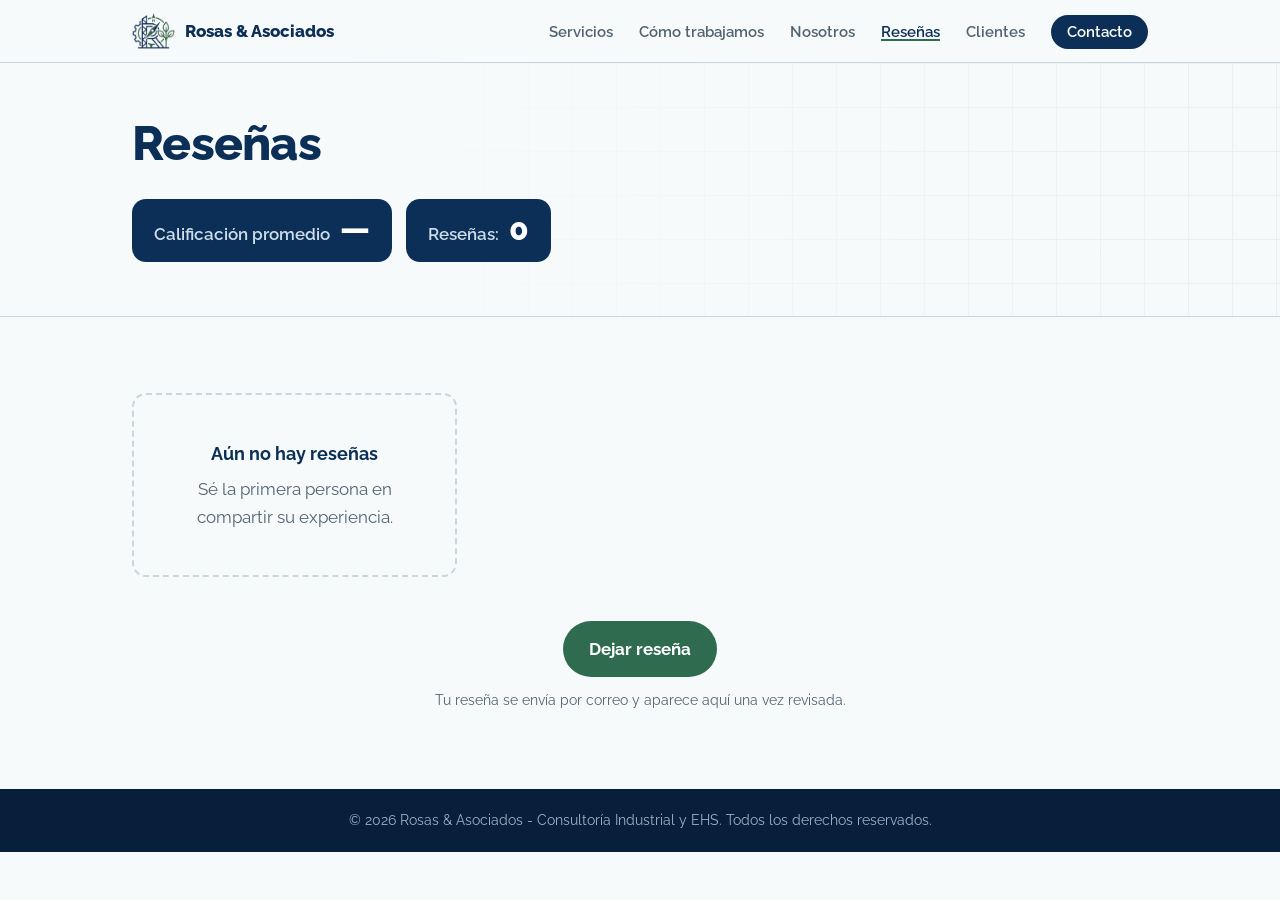
<file: resenas 2.html>
<!DOCTYPE html>
<html lang="es">
<head>
<meta charset="utf-8">
<meta name="viewport" content="width=device-width, initial-scale=1">
<title>Reseñas | Rosas &amp; Asociados</title>
<meta name="description" content="Opiniones y calificaciones de quienes han trabajado con Rosas &amp; Asociados.">
<link rel="icon" href="logo.png">
<link rel="preconnect" href="https://fonts.googleapis.com">
<link rel="preconnect" href="https://fonts.gstatic.com" crossorigin>
<link href="https://fonts.googleapis.com/css2?family=Raleway:wght@400;500;600;700;800&display=swap" rel="stylesheet">
<link rel="stylesheet" href="estilos.css">
</head>
<body data-page="resenas">
<header>
  <div class="wrap bar">
    <a class="brand" href="index.html"><img src="logo.png" alt=""><span>Rosas &amp; Asociados</span></a>
    <nav aria-label="Principal">
      <a href="index.html#servicios">Servicios</a>
      <a href="index.html#como">Cómo trabajamos</a>
      <a href="index.html#nosotros">Nosotros</a>
      <a href="resenas.html" aria-current="page">Reseñas</a>
      <a href="clientes.html">Clientes</a>
      <a class="cta" href="index.html#contacto">Contacto</a>
    </nav>
  </div>
</header>

<main>
  <div class="pagehead">
    <div class="wrap">
      <h1>Reseñas</h1>
      <div class="stats">
        <p class="stat"><span>Calificación promedio</span> <b id="prom">—</b><small id="de10" hidden>/ 10</small></p>
        <p class="stat"><span>Reseñas:</span> <b id="total">0</b></p>
      </div>
    </div>
  </div>

  <section>
    <div class="wrap">
      <div id="lista" class="grid" aria-live="polite"></div>
      <div class="cta-row">
        <button class="btn main" type="button" id="abrir">Dejar reseña</button>
        <small>Tu reseña se envía por correo y aparece aquí una vez revisada.</small>
      </div>
    </div>
  </section>
</main>

<dialog id="dlg" aria-labelledby="dlg-t">
  <div class="dlg">
    <div id="paso1">
      <h2 id="dlg-t">Dejar reseña</h2>
      <p class="sub2">Cuéntanos cómo fue tu experiencia con Rosas &amp; Asociados.</p>
      <form id="form" novalidate>
        <fieldset>
          <legend>Calificación (del 1 al 10)</legend>
          <div class="rate" role="radiogroup">
            <label><input type="radio" name="cal" value="1"><span>1</span></label>
            <label><input type="radio" name="cal" value="2"><span>2</span></label>
            <label><input type="radio" name="cal" value="3"><span>3</span></label>
            <label><input type="radio" name="cal" value="4"><span>4</span></label>
            <label><input type="radio" name="cal" value="5"><span>5</span></label>
            <label><input type="radio" name="cal" value="6"><span>6</span></label>
            <label><input type="radio" name="cal" value="7"><span>7</span></label>
            <label><input type="radio" name="cal" value="8"><span>8</span></label>
            <label><input type="radio" name="cal" value="9"><span>9</span></label>
            <label><input type="radio" name="cal" value="10"><span>10</span></label>
          </div>
          <div class="hint"><span>1 = muy mala</span><span>10 = excelente</span></div>
        </fieldset>

        <label class="l" for="comentario">Comentario</label>
        <textarea id="comentario" name="comentario" maxlength="600" placeholder="Escribe tu comentario aquí"></textarea>

        <label class="l" for="nombre">Tu nombre o empresa (opcional)</label>
        <input type="text" id="nombre" name="nombre" maxlength="60" autocomplete="name">

        <p class="err" id="err" role="alert"></p>
        <div class="actions">
          <button type="button" class="btn plain" id="cancelar">Cancelar</button>
          <button type="submit" class="btn main">Enviar reseña</button>
        </div>
      </form>
    </div>

    <div id="gracias" class="thanks" hidden>
      <div class="ok" aria-hidden="true">✓</div>
      <h2>¡Gracias!</h2>
      <p>Se abrió tu correo con la reseña lista. Solo toca <b>Enviar</b> para terminar. Una vez revisada, aparecerá en esta página.</p>
      <div class="actions" style="justify-content:center;margin-top:20px">
        <button type="button" class="btn main" id="cerrar">Cerrar</button>
      </div>
    </div>
  </div>
</dialog>

<footer>© <span id="y"></span> Rosas &amp; Asociados - Consultoría Industrial y EHS. Todos los derechos reservados.</footer>
<script src="datos.js"></script>
<script src="app.js"></script>
</body>
</html>
</file>
<file: estilos.css>
:root{
  --navy:#0b2f57; --navy-2:#123e70; --green:#2f6b4f; --green-2:#3f7d5e;
  --paper:#f7fafb; --mist:#eaf1f4; --line:#c9d6dd; --ink:#16293a; --muted:#516373;
  --f:"Raleway","Trebuchet MS",system-ui,-apple-system,"Segoe UI",sans-serif;
}
*{box-sizing:border-box;margin:0}
html{scroll-behavior:smooth;scroll-padding-top:70px}
body{font-family:var(--f);color:var(--ink);background:var(--paper);line-height:1.65;font-size:17px}
a{color:inherit}
:focus-visible{outline:3px solid var(--green-2);outline-offset:3px;border-radius:4px}
.wrap{max-width:1060px;margin:0 auto;padding:0 22px}
h1,h2,h3{color:var(--navy);line-height:1.12;letter-spacing:-.015em}

/* Header */
header{position:sticky;top:0;z-index:10;background:#f7fafbee;backdrop-filter:blur(8px);border-bottom:1px solid var(--line)}
.bar{display:flex;align-items:center;justify-content:space-between;height:62px}
.brand{display:flex;align-items:center;gap:10px;text-decoration:none;font-weight:800;color:var(--navy)}
.brand img{height:36px;width:auto}
nav a{margin-left:22px;text-decoration:none;font-weight:600;font-size:.94rem;color:var(--muted)}
nav a:hover{color:var(--navy)}
nav a.cta{background:var(--navy);color:#fff;padding:8px 16px;border-radius:999px}
nav a.cta:hover{background:var(--navy-2)}

/* Hero con fondo de plano técnico */
.hero{
  background:
    linear-gradient(var(--line) 1px,transparent 1px) 0 0/44px 44px,
    linear-gradient(90deg,var(--line) 1px,transparent 1px) 0 0/44px 44px,
    var(--paper);
  background-blend-mode:normal;
  position:relative;
}
.hero::after{content:"";position:absolute;inset:0;background:linear-gradient(90deg,var(--paper) 15%,#f7fafbcc 55%,#f7fafb55);pointer-events:none}
.hero .wrap{position:relative;z-index:1;display:grid;grid-template-columns:1.15fr .85fr;gap:36px;align-items:center;padding-top:64px;padding-bottom:64px}
.hero h1{font-size:clamp(2.1rem,5vw,3.4rem);font-weight:800}
.hero p{margin-top:18px;max-width:34em;color:var(--muted);font-size:1.12rem}
.sub{margin-top:14px;color:var(--green);font-weight:700;font-size:1.05rem}
.btns{margin-top:28px;display:flex;flex-wrap:wrap;gap:12px}
.btn{display:inline-block;padding:14px 26px;border-radius:999px;font-weight:700;text-decoration:none;transition:transform .15s,background .15s}
.btn.main{background:var(--green);color:#fff}
.btn.main:hover{background:var(--green-2);transform:translateY(-2px)}
.btn.ghost{border:2px solid var(--navy);color:var(--navy)}
.btn.ghost:hover{background:var(--navy);color:#fff}
.hero .logo{justify-self:center;width:min(100%,380px);filter:drop-shadow(0 18px 30px #0b2f5726);animation:in .9s ease both}
@keyframes in{from{opacity:0;transform:scale(.96)}}

section{padding:76px 0}
.kick{width:64px;height:6px;border-radius:6px;background:var(--green);margin-bottom:18px}
h2.t{font-size:clamp(1.8rem,3.8vw,2.5rem);font-weight:800}
.lead{margin-top:16px;max-width:42em;color:var(--muted);font-size:1.08rem}

/* Misión / visión */
.band{background:var(--navy);color:#e4edf4}
.band h2,.band h3{color:#fff}
.mv{display:grid;grid-template-columns:1fr 1fr;gap:48px}
.mv h3{font-size:1.6rem;margin-bottom:12px}
.mv p{color:#cfdde9}
.band .kick{background:#7cc4a0}

/* Valores */
.vals{margin-top:30px;border-top:2px solid var(--navy);list-style:none;padding:0}
.vals li{padding:16px 0;border-bottom:1px solid var(--line);display:grid;grid-template-columns:220px 1fr;gap:18px}
.vals b{color:var(--navy)}
.vals span{color:var(--muted)}

/* Servicios */
.svcs{margin-top:34px;display:grid;grid-template-columns:1fr 1fr;border-top:2px solid var(--navy)}
.svc{padding:24px 26px 24px 0;border-bottom:1px solid var(--line)}
.svc:nth-child(even){padding:24px 0 24px 26px;border-left:1px solid var(--line)}
.svc h3{font-size:1.15rem;margin-bottom:6px}
.svc p{color:var(--muted);font-size:.98rem}

/* Cómo trabajamos */
.alt{background:var(--mist)}
.steps{margin-top:34px;display:grid;grid-template-columns:repeat(4,1fr);gap:18px;list-style:none;padding:0;counter-reset:s}
.steps li{counter-increment:s;background:var(--paper);border-radius:14px;padding:24px;border-top:5px solid var(--green)}
.steps li::before{content:counter(s);display:block;font-weight:800;font-size:1.8rem;color:var(--green);line-height:1;margin-bottom:10px}
.steps b{display:block;color:var(--navy);margin-bottom:6px}
.steps span{color:var(--muted);font-size:.96rem;display:block}

/* Alcance */
.scope{margin-top:34px;display:grid;grid-template-columns:1fr 1fr;gap:22px}
.box{border-radius:14px;padding:26px 28px}
.box.yes{background:var(--mist)}
.box.no{background:#fff;border:1px solid var(--line)}
.box h3{font-size:1.25rem;margin-bottom:12px}
.box ul{padding-left:20px;color:var(--ink)}
.box li{margin:8px 0}
.box.no li{color:var(--muted);font-size:.97rem}

/* Por qué / a quién */
.two{display:grid;grid-template-columns:1fr 1fr;gap:56px}
.plain{margin-top:22px;list-style:none;padding:0}
.plain li{padding:14px 0;border-bottom:1px solid var(--line);color:var(--muted)}
.plain b{color:var(--navy)}
.proof{margin-top:20px;background:var(--navy);color:#e4edf4;border-radius:14px;padding:20px 24px;font-size:.98rem}
.proof b{color:#9fe0bf}

/* Contacto */
.contact{background:var(--navy);color:#e4edf4}
.contact .wrap{display:grid;grid-template-columns:1.2fr .8fr;gap:40px;align-items:center}
.contact h2{color:#fff}
.contact p{margin-top:14px;color:#cfdde9}
.contact .who{margin-top:22px;font-size:1.05rem}
.contact .who b{color:#fff;font-size:1.2rem;display:block}
.contact .btn.main{background:#4aa57b;color:#04210f}
.contact .btn.main:hover{background:#63ba91}
.contact .btn.ghost{border-color:#ffffff88;color:#fff}
.contact .btn.ghost:hover{background:#fff;color:var(--navy)}
.contact .card{background:var(--paper);border-radius:16px;padding:26px;text-align:center}
.contact .card img{width:min(100%,250px)}
footer{background:#071f3a;color:#9db3c6;text-align:center;font-size:.88rem;padding:20px}

@media (max-width:860px){
  .hero .wrap,.mv,.two,.contact .wrap,.scope{grid-template-columns:1fr}
  .hero::after{background:#f7fafbcc}
  .hero .logo{order:-1;width:min(70%,260px)}
  .svcs{grid-template-columns:1fr}
  .svc:nth-child(even){padding:24px 0;border-left:0}
  .steps{grid-template-columns:1fr 1fr}
  .vals li{grid-template-columns:1fr;gap:2px}
  .mv{gap:30px}
}
@media (max-width:520px){.steps{grid-template-columns:1fr}.brand span{font-size:.95rem}}
@media (prefers-reduced-motion:reduce){html{scroll-behavior:auto}.hero .logo{animation:none}.btn{transition:none}}

/* ===== Navegación (más enlaces) ===== */
nav a[aria-current="page"]{color:var(--navy);box-shadow:inset 0 -2px 0 var(--green)}
nav a.cta[aria-current="page"]{color:#fff;box-shadow:none}

/* ===== Páginas internas ===== */
.pagehead{position:relative;border-bottom:1px solid var(--line);
  background:
    linear-gradient(var(--line) 1px,transparent 1px) 0 0/44px 44px,
    linear-gradient(90deg,var(--line) 1px,transparent 1px) 0 0/44px 44px,
    var(--paper)}
.pagehead::after{content:"";position:absolute;inset:0;background:linear-gradient(90deg,var(--paper) 25%,#f7fafbb0);pointer-events:none}
.pagehead .wrap{position:relative;z-index:1;padding-top:54px;padding-bottom:54px}
.pagehead h1{font-size:clamp(2rem,5vw,3rem);font-weight:800}
.pagehead p.lead{margin-top:12px}
.stats{margin-top:28px;display:flex;flex-wrap:wrap;gap:14px}
.stat{background:var(--navy);color:#cfdde9;border-radius:14px;padding:14px 22px;display:flex;align-items:baseline;gap:10px;font-weight:600}
.stat b{color:#fff;font-size:2rem;font-weight:800;line-height:1}
.stat small{color:#9fd7b8;font-weight:700}

.grid{display:grid;grid-template-columns:repeat(auto-fill,minmax(270px,1fr));gap:20px}
.empty{border:2px dashed var(--line);border-radius:14px;padding:44px 24px;text-align:center;color:var(--muted)}
.empty b{display:block;color:var(--navy);font-size:1.15rem;margin-bottom:6px}

/* Reseñas */
.rev{background:#fff;border:1px solid var(--line);border-radius:14px;padding:22px;display:flex;flex-direction:column;gap:14px}
.rev .top{display:flex;align-items:center;justify-content:space-between;gap:10px}
.badge{background:var(--green);color:#fff;font-weight:800;font-size:1.2rem;border-radius:10px;padding:4px 12px;line-height:1.4}
.badge small{font-weight:600;opacity:.85;font-size:.8rem}
.meter{height:6px;border-radius:6px;background:var(--mist);overflow:hidden;flex:1}
.meter i{display:block;height:100%;width:var(--v);background:var(--green);border-radius:6px}
.rev p{color:var(--ink);white-space:pre-line;overflow-wrap:anywhere}
.rev .who{color:var(--muted);font-size:.92rem;margin-top:auto}
.rev .who b{color:var(--navy)}
.cta-row{text-align:center;margin-top:44px}
.cta-row .btn{margin-top:0}
.cta-row small{display:block;margin-top:12px;color:var(--muted)}

/* Clientes */
.cli{background:#fff;border:1px solid var(--line);border-radius:14px;overflow:hidden;display:flex;flex-direction:column}
.cli .ph{aspect-ratio:4/3;background:var(--mist);display:grid;place-items:center;overflow:hidden}
.cli .ph img{width:100%;height:100%;object-fit:cover;display:block}
.cli .ini{width:84px;height:84px;border-radius:50%;background:var(--navy);color:#fff;display:grid;place-items:center;font-weight:800;font-size:1.9rem}
.cli .body{padding:18px 20px 22px}
.cli h3{font-size:1.15rem}
.tag{display:inline-block;margin-top:10px;background:var(--mist);color:var(--green);font-weight:700;font-size:.85rem;padding:4px 12px;border-radius:999px}
.cli time{display:block;margin-top:12px;color:var(--muted);font-size:.9rem}

/* Ventana "Dejar reseña" */
button.btn{border:0;cursor:pointer;font:inherit;font-weight:700}
dialog{border:0;border-radius:18px;padding:0;max-width:520px;width:calc(100% - 28px);max-height:calc(100% - 28px);background:var(--paper);color:var(--ink);box-shadow:0 30px 80px #0b2f5766}
dialog::backdrop{background:#0b2f57b3}
.dlg{padding:26px}
.dlg h2{font-size:1.5rem;font-weight:800}
.dlg .sub2{margin-top:6px;color:var(--muted);font-size:.98rem}
.dlg fieldset{border:0;padding:0;margin:0;min-width:0}
.dlg legend,.dlg label.l{display:block;margin:20px 0 8px;font-weight:700;color:var(--navy);padding:0}
.rate{display:grid;grid-template-columns:repeat(5,1fr);gap:8px}
.rate label{position:relative;display:block}
.rate input{position:absolute;inset:0;opacity:0;margin:0;cursor:pointer;width:100%;height:100%}
.rate span{display:grid;place-items:center;height:46px;border:2px solid var(--line);border-radius:10px;font-weight:700;color:var(--navy);background:#fff;transition:background .12s,color .12s}
.rate input:checked+span{background:var(--green);border-color:var(--green);color:#fff}
.rate input:focus-visible+span{outline:3px solid var(--green-2);outline-offset:2px}
.hint{display:flex;justify-content:space-between;font-size:.82rem;color:var(--muted);margin-top:8px}
.dlg textarea,.dlg input[type=text]{width:100%;font:inherit;color:var(--ink);background:#fff;border:2px solid var(--line);border-radius:10px;padding:12px}
.dlg textarea{min-height:120px;resize:vertical}
.dlg textarea:focus,.dlg input[type=text]:focus{outline:none;border-color:var(--green-2)}
.err{color:#b3261e;font-size:.92rem;min-height:1.4em;margin-top:10px;font-weight:600}
.actions{display:flex;gap:10px;justify-content:flex-end;flex-wrap:wrap;margin-top:10px}
.actions .btn{margin-top:0;padding:12px 24px}
.btn.plain{background:transparent;color:var(--muted)}
.btn.plain:hover{color:var(--navy)}
.thanks{text-align:center;padding:10px 0 0}
.thanks .ok{width:58px;height:58px;border-radius:50%;background:var(--green);color:#fff;display:grid;place-items:center;font-size:1.8rem;margin:0 auto 14px}
.thanks p{color:var(--muted);margin-top:10px}
[hidden]{display:none!important}

@media (max-width:860px){
  html{scroll-padding-top:118px}
  .bar{height:auto;flex-wrap:wrap;padding-top:10px;padding-bottom:6px;row-gap:6px}
  nav{width:100%;display:flex;gap:6px;overflow-x:auto;padding-bottom:8px;-webkit-overflow-scrolling:touch}
  nav a{margin-left:0;white-space:nowrap;flex:0 0 auto;padding:8px 14px}
  .stat{flex:1 1 100%}
}


/* En celular: solo Clientes, Reseñas y Contacto (como el menú original), siempre visibles */
@media (max-width:520px){
  nav a:nth-child(-n+3){display:none}
  nav{justify-content:space-between;overflow-x:visible}
  nav a{padding:8px 12px}
}
.stat small,.stat b{white-space:nowrap}


/* Clientes: tarjeta clicable y ventana de detalle */
.cli{cursor:pointer;transition:transform .15s,box-shadow .15s,border-color .15s}
.cli:hover{transform:translateY(-3px);box-shadow:0 14px 30px -16px #0b2f5766;border-color:var(--green-2)}
.cli:focus-visible{outline:3px solid var(--green-2);outline-offset:3px}
.cli .ver{display:block;margin-top:14px;color:var(--green);font-weight:700;font-size:.92rem}
dialog.det{max-width:640px;overflow:auto}
.det .x{position:absolute;top:12px;right:12px;z-index:2;width:42px;height:42px;border-radius:50%;border:0;cursor:pointer;background:#fffffff0;color:var(--navy);font-size:1.6rem;line-height:1;box-shadow:0 4px 14px #0b2f5733}
.det .x:hover{background:#fff}
.det .media{width:100%;aspect-ratio:16/9;max-height:300px;background:var(--mist);display:grid;place-items:center;overflow:hidden}
.det .media img{width:100%;height:100%;object-fit:cover;display:block}
.det .media .ini{width:96px;height:96px;border-radius:50%;background:var(--navy);color:#fff;display:grid;place-items:center;font-weight:800;font-size:2.2rem}
.det .content{padding:24px 26px 22px}
.det h2{font-size:1.6rem;font-weight:800;padding-right:6px}
.det .tag{margin-top:12px}
.det time{display:block;margin-top:12px;color:var(--muted);font-size:.92rem}
.det .desc{margin-top:18px;white-space:pre-line;overflow-wrap:anywhere;color:var(--ink)}
.det .files{margin-top:22px;padding-top:18px;border-top:1px solid var(--line)}
.det .files h3{font-size:1.02rem;margin-bottom:6px}
.file{display:flex;align-items:center;gap:12px;margin-top:8px;padding:12px 14px;border:2px solid var(--line);border-radius:12px;background:#fff;color:var(--navy);font-weight:700;text-decoration:none}
.file:hover{border-color:var(--green)}
.file .ext{flex:none;background:var(--green);color:#fff;border-radius:8px;padding:4px 9px;font-size:.78rem;font-weight:800}
.file .nm{overflow-wrap:anywhere;min-width:0}
.file .go{margin-left:auto;flex:none;color:var(--green);font-size:.92rem}
@media (prefers-reduced-motion:reduce){.cli{transition:none}.cli:hover{transform:none}}

/* Centrar las ventanas (el reinicio de márgenes de la página las dejaba en la esquina) */
dialog{margin:auto}
</file>
